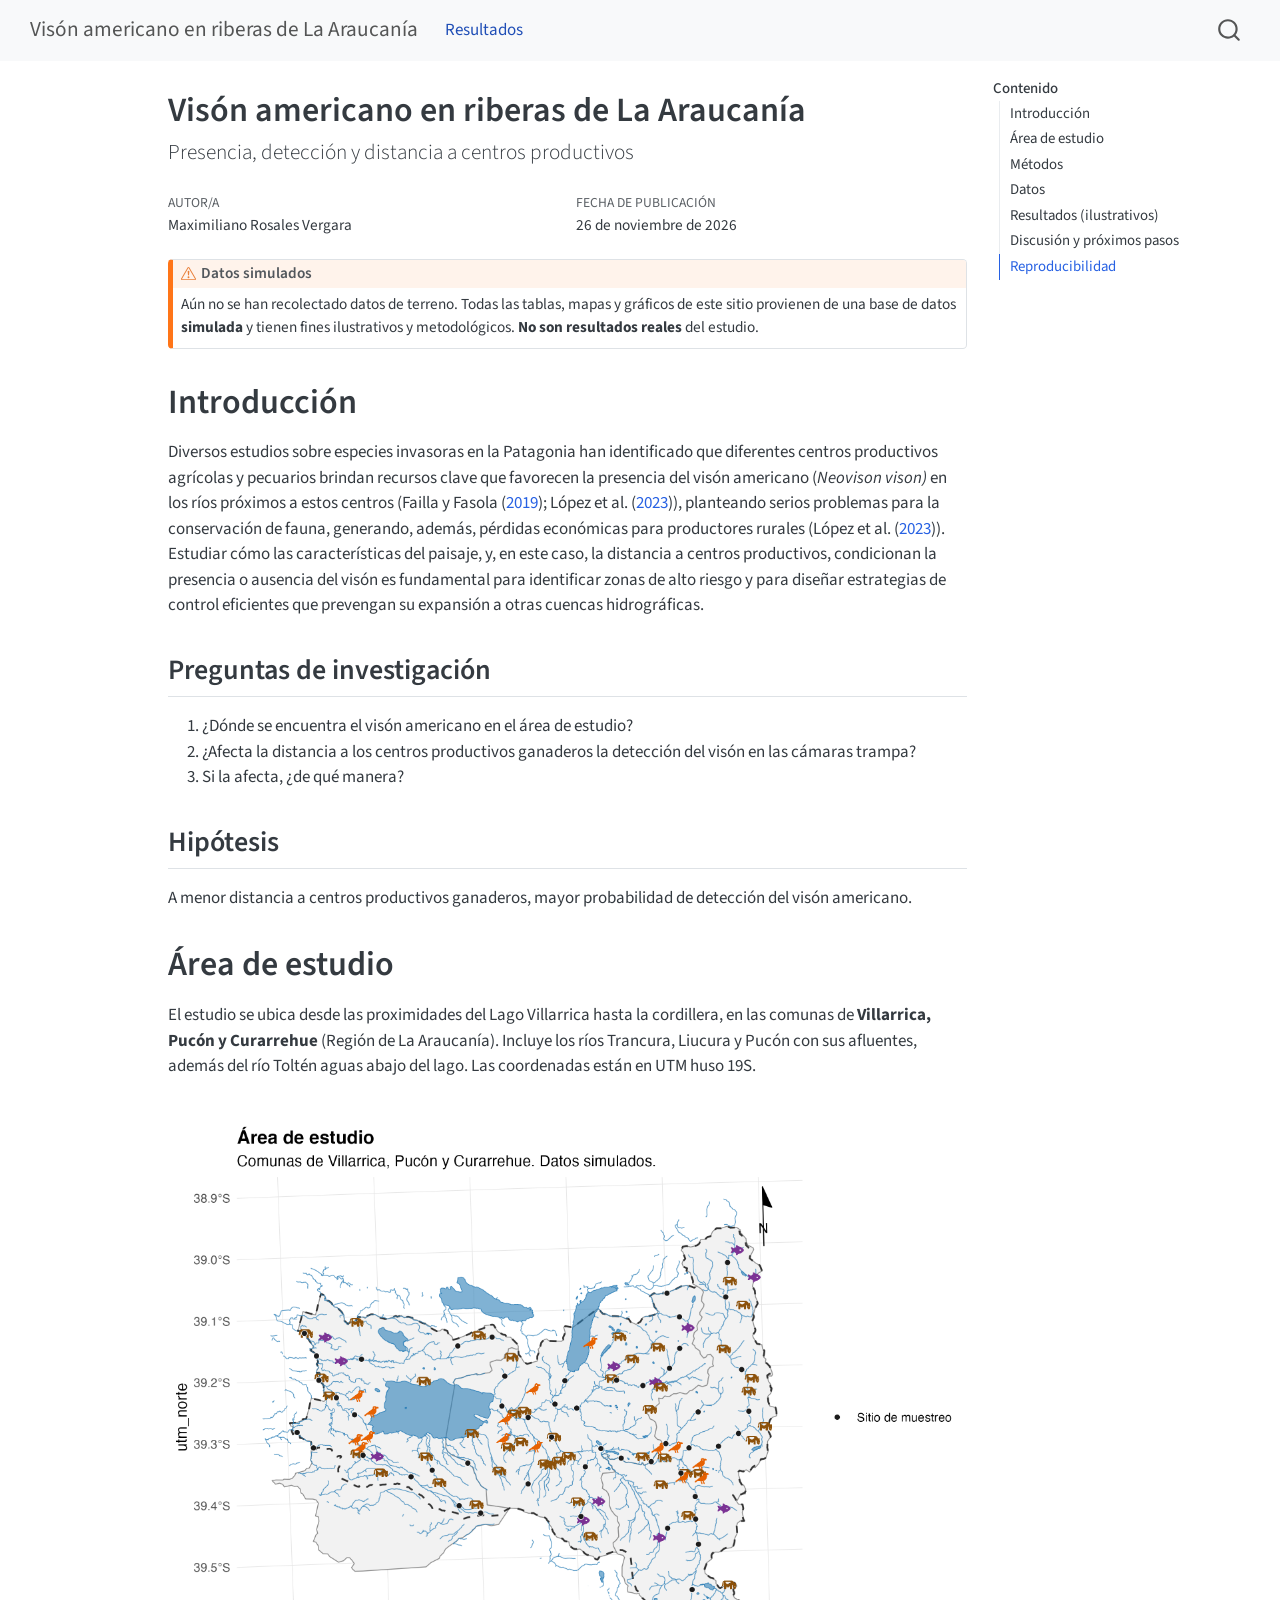
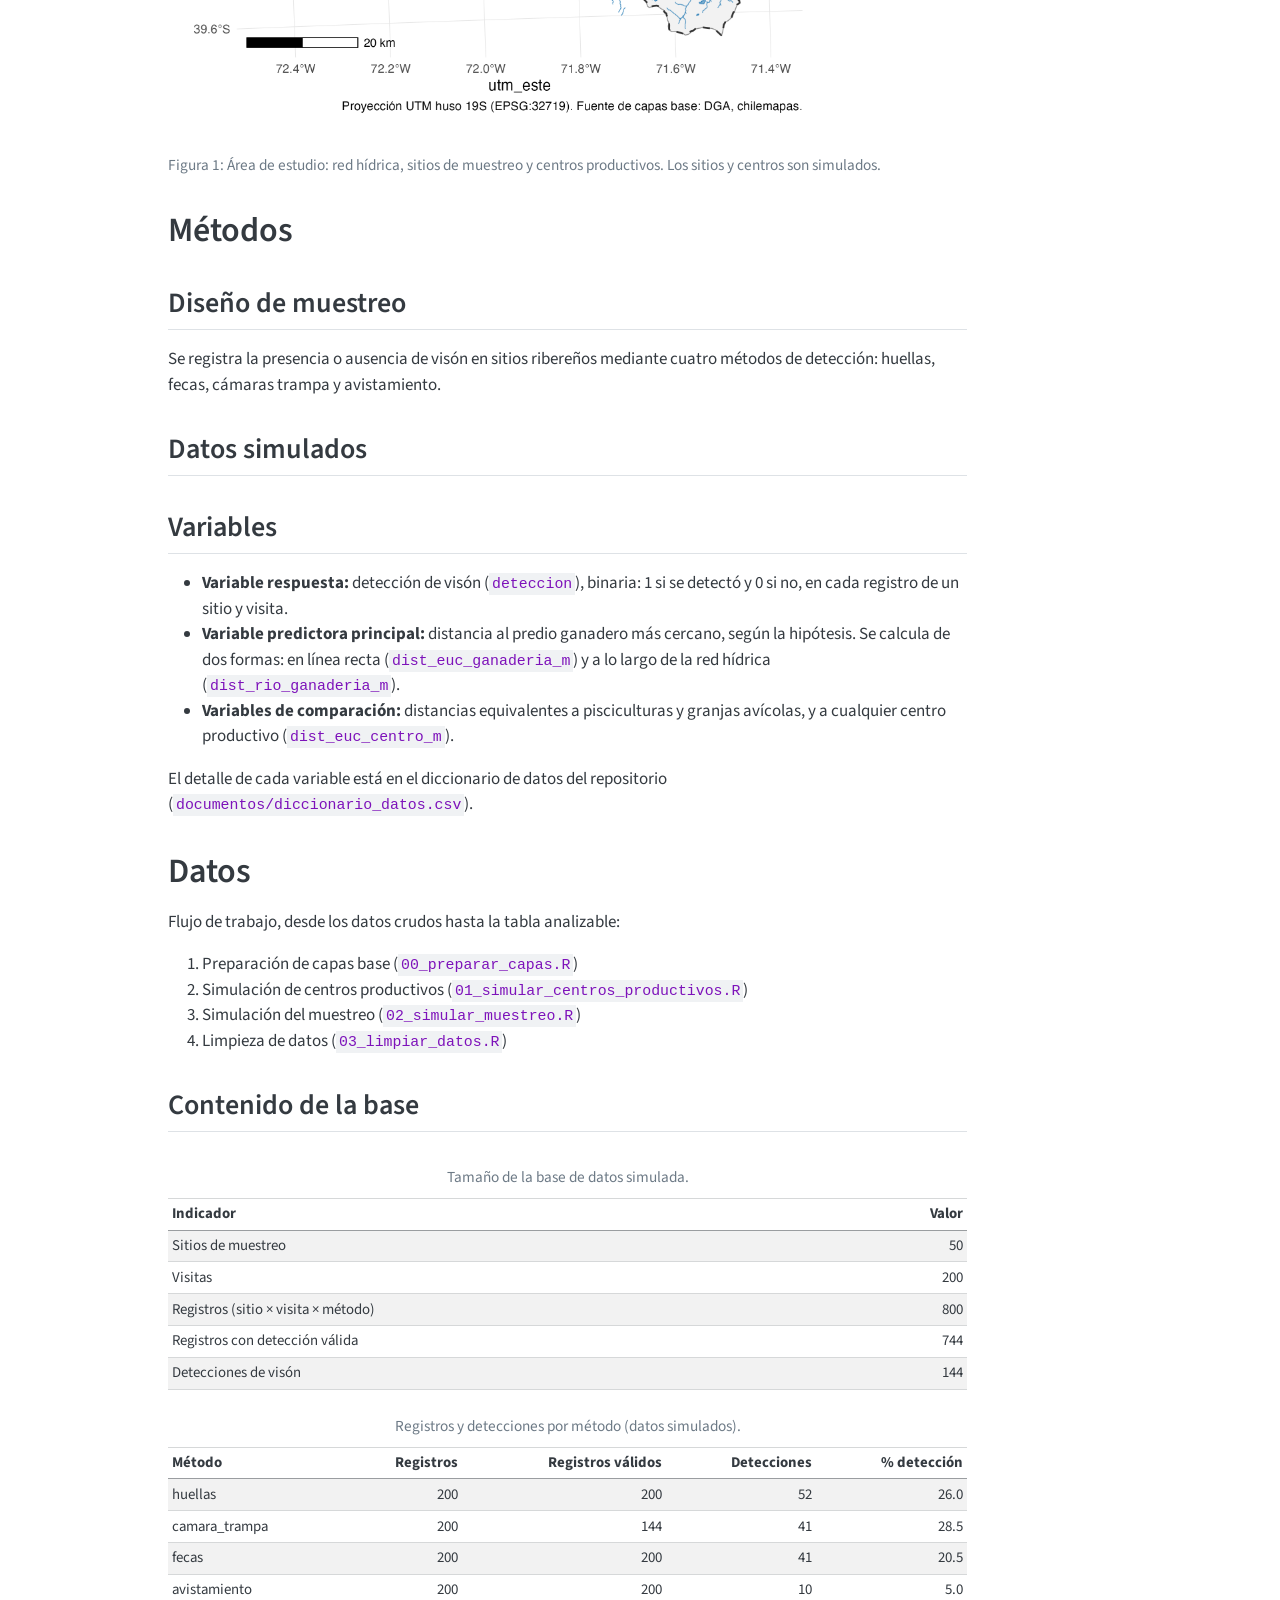
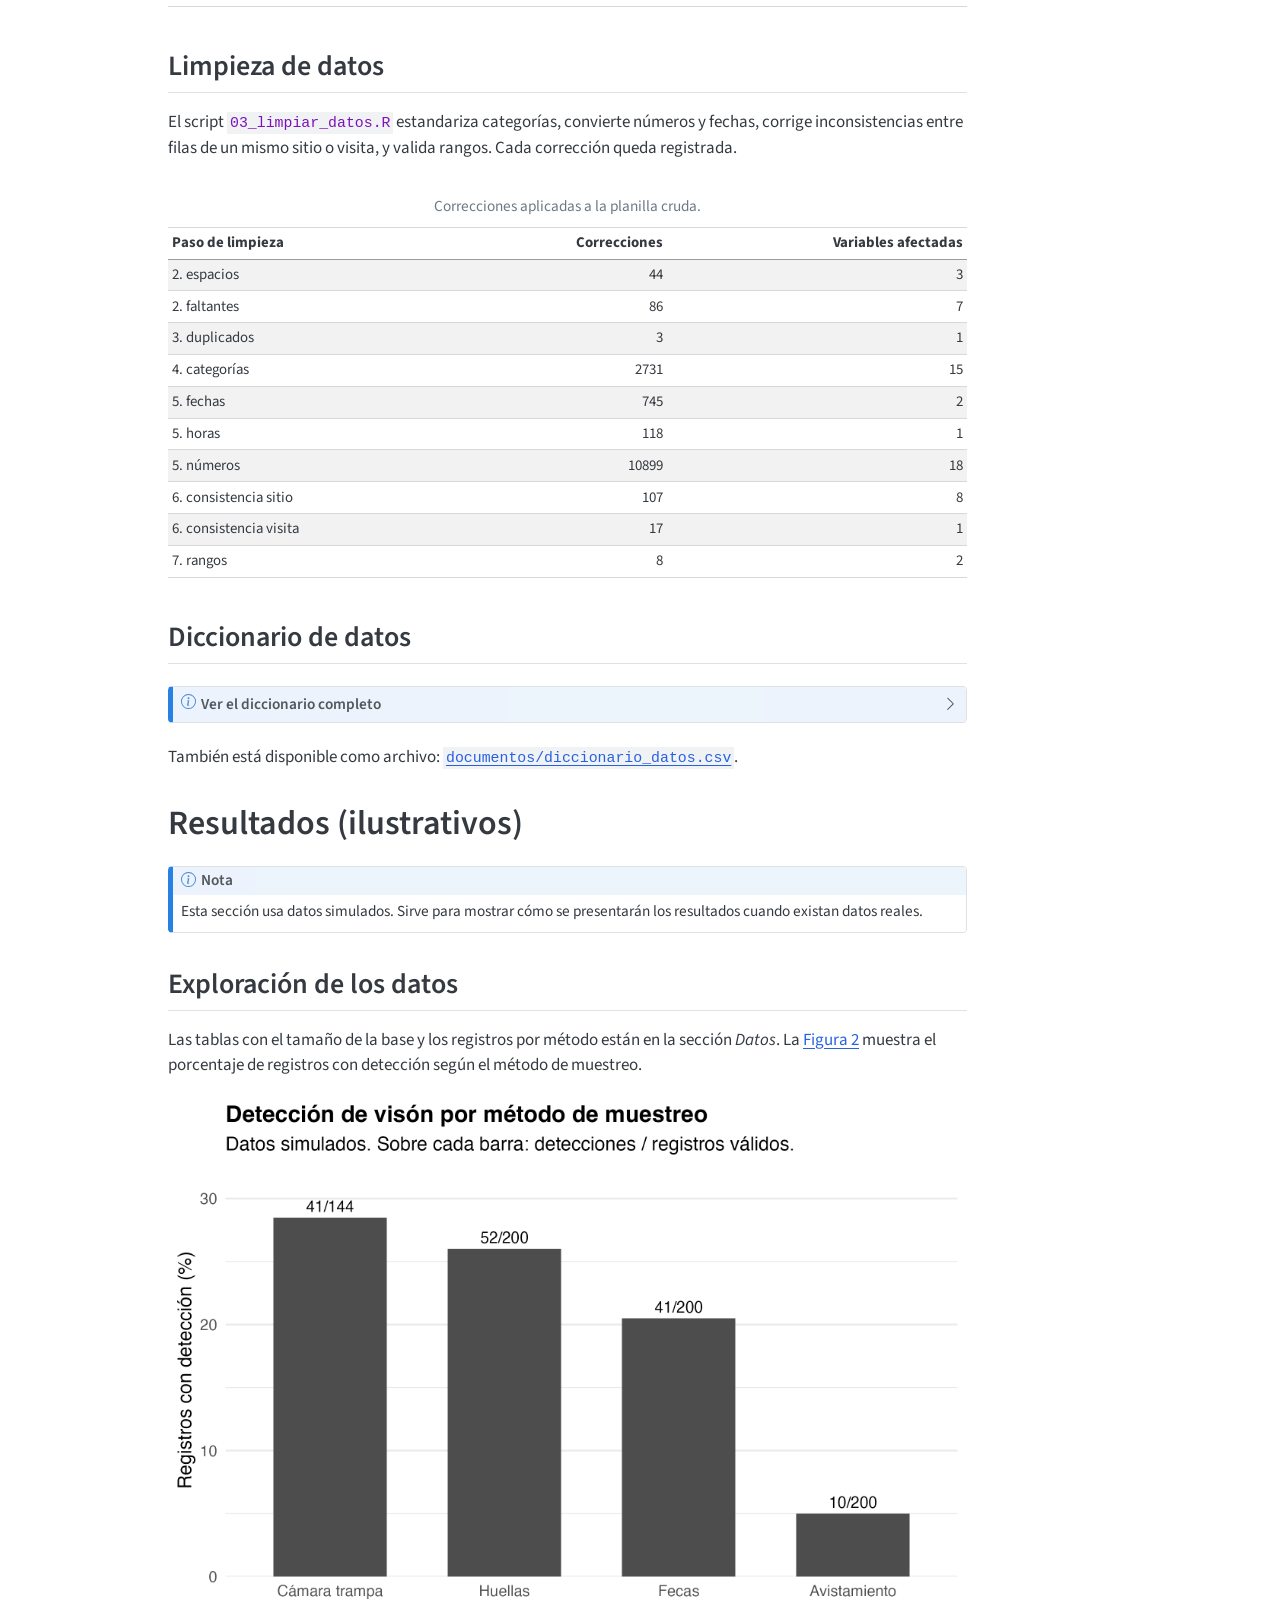
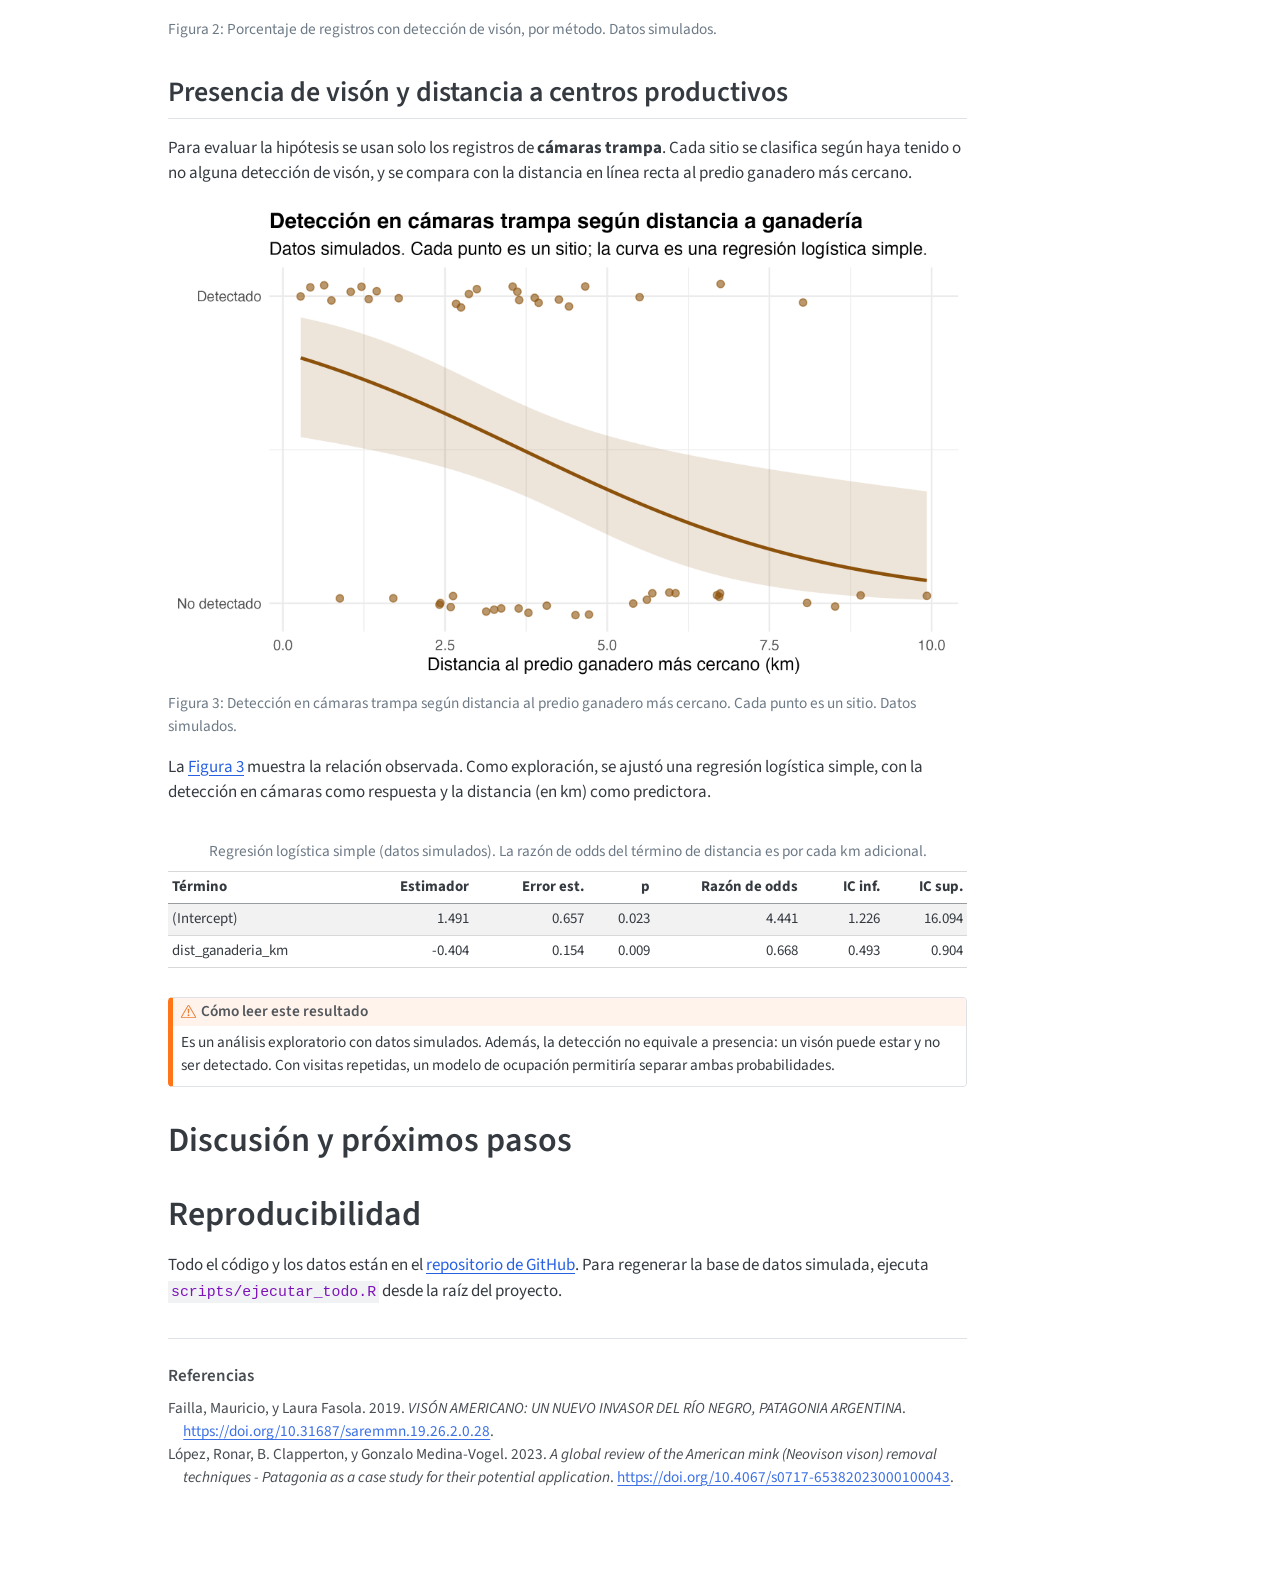
<file: docs/index.html>
<!DOCTYPE html>
<html xmlns="http://www.w3.org/1999/xhtml" lang="es" xml:lang="es"><head>

<meta charset="utf-8">
<meta name="generator" content="quarto-1.9.38">

<meta name="viewport" content="width=device-width, initial-scale=1.0, user-scalable=yes">

<meta name="author" content="Maximiliano Rosales Vergara">

<title>Visón americano en riberas de La Araucanía</title>
<style>
/* Default styles provided by pandoc.
** See https://pandoc.org/MANUAL.html#variables-for-html for config info.
*/
code{white-space: pre-wrap;}
span.smallcaps{font-variant: small-caps;}
div.columns{display: flex; gap: min(4vw, 1.5em);}
div.column{flex: auto; overflow-x: auto;}
div.hanging-indent{margin-left: 1.5em; text-indent: -1.5em;}
ul.task-list{list-style: none;}
ul.task-list li input[type="checkbox"] {
  width: 0.8em;
  margin: 0 0.8em 0.2em -1em; /* quarto-specific, see https://github.com/quarto-dev/quarto-cli/issues/4556 */ 
  vertical-align: middle;
}
/* CSS for citations */
div.csl-bib-body { }
div.csl-entry {
  clear: both;
}
.hanging-indent div.csl-entry {
  margin-left:2em;
  text-indent:-2em;
}
div.csl-left-margin {
  min-width:2em;
  float:left;
}
div.csl-right-inline {
  margin-left:2em;
  padding-left:1em;
}
div.csl-indent {
  margin-left: 2em;
}</style>


<script src="site_libs/quarto-nav/quarto-nav.js"></script>
<script src="site_libs/quarto-nav/headroom.min.js"></script>
<script src="site_libs/clipboard/clipboard.min.js"></script>
<script src="site_libs/quarto-search/autocomplete.umd.js"></script>
<script src="site_libs/quarto-search/fuse.min.js"></script>
<script src="site_libs/quarto-search/quarto-search.js"></script>
<meta name="quarto:offset" content="./">
<script src="site_libs/quarto-html/quarto.js" type="module"></script>
<script src="site_libs/quarto-html/tabsets/tabsets.js" type="module"></script>
<script src="site_libs/quarto-html/popper.min.js"></script>
<script src="site_libs/quarto-html/tippy.umd.min.js"></script>
<script src="site_libs/quarto-html/anchor.min.js"></script>
<link href="site_libs/quarto-html/tippy.css" rel="stylesheet">
<link href="site_libs/quarto-html/quarto-syntax-highlighting-15634bcf2e68342d4ad2dfa704d543f6.css" rel="stylesheet" id="quarto-text-highlighting-styles">
<script src="site_libs/bootstrap/bootstrap.min.js"></script>
<link href="site_libs/bootstrap/bootstrap-icons.css" rel="stylesheet">
<link href="site_libs/bootstrap/bootstrap-158031087360bce0ff56dc785ce39e06.min.css" rel="stylesheet" append-hash="true" id="quarto-bootstrap" data-mode="light">
<script id="quarto-search-options" type="application/json">{
  "location": "navbar",
  "copy-button": false,
  "collapse-after": 3,
  "panel-placement": "end",
  "type": "overlay",
  "limit": 50,
  "keyboard-shortcut": [
    "f",
    "/",
    "s"
  ],
  "show-item-context": false,
  "language": {
    "search-no-results-text": "No se han encontrado resultados",
    "search-matching-documents-text": "documentos encontrados",
    "search-copy-link-title": "Copiar el enlace en la búsqueda",
    "search-hide-matches-text": "Ocultar resultados adicionales",
    "search-more-match-text": "resultado adicional en este documento",
    "search-more-matches-text": "resultados adicionales en este documento",
    "search-clear-button-title": "Borrar",
    "search-text-placeholder": "",
    "search-detached-cancel-button-title": "Cancelar",
    "search-submit-button-title": "Enviar",
    "search-label": "Buscar"
  }
}</script>


<link rel="stylesheet" href="styles.css">
</head>

<body class="nav-fixed quarto-light">

<div id="quarto-search-results"></div>
  <header id="quarto-header" class="headroom fixed-top">
    <nav class="navbar navbar-expand-lg " data-bs-theme="dark">
      <div class="navbar-container container-fluid">
      <div class="navbar-brand-container mx-auto">
    <a class="navbar-brand" href="./index.html">
    <span class="navbar-title">Visón americano en riberas de La Araucanía</span>
    </a>
  </div>
            <div id="quarto-search" class="" title="Buscar"></div>
          <button class="navbar-toggler" type="button" data-bs-toggle="collapse" data-bs-target="#navbarCollapse" aria-controls="navbarCollapse" role="menu" aria-expanded="false" aria-label="Navegación de palanca" onclick="if (window.quartoToggleHeadroom) { window.quartoToggleHeadroom(); }">
  <span class="navbar-toggler-icon"></span>
</button>
          <div class="collapse navbar-collapse" id="navbarCollapse">
            <ul class="navbar-nav navbar-nav-scroll me-auto">
  <li class="nav-item">
    <a class="nav-link active" href="./index.html" aria-current="page"> 
<span class="menu-text">Resultados</span></a>
  </li>  
</ul>
          </div> <!-- /navcollapse -->
            <div class="quarto-navbar-tools">
</div>
      </div> <!-- /container-fluid -->
    </nav>
</header>
<!-- content -->
<div id="quarto-content" class="quarto-container page-columns page-rows-contents page-layout-article page-navbar">
<!-- sidebar -->
<!-- margin-sidebar -->
    <div id="quarto-margin-sidebar" class="sidebar margin-sidebar">
        <nav id="TOC" role="doc-toc" class="toc-active">
    <h2 id="toc-title">Contenido</h2>
   
  <ul class="collapse">
  <li><a href="#introducción" id="toc-introducción" class="nav-link active" data-scroll-target="#introducción">Introducción</a>
  <ul class="collapse">
  <li><a href="#preguntas-de-investigación" id="toc-preguntas-de-investigación" class="nav-link" data-scroll-target="#preguntas-de-investigación">Preguntas de investigación</a></li>
  <li><a href="#hipótesis" id="toc-hipótesis" class="nav-link" data-scroll-target="#hipótesis">Hipótesis</a></li>
  </ul></li>
  <li><a href="#área-de-estudio" id="toc-área-de-estudio" class="nav-link" data-scroll-target="#área-de-estudio">Área de estudio</a></li>
  <li><a href="#métodos" id="toc-métodos" class="nav-link" data-scroll-target="#métodos">Métodos</a>
  <ul class="collapse">
  <li><a href="#diseño-de-muestreo" id="toc-diseño-de-muestreo" class="nav-link" data-scroll-target="#diseño-de-muestreo">Diseño de muestreo</a></li>
  <li><a href="#datos-simulados-1" id="toc-datos-simulados-1" class="nav-link" data-scroll-target="#datos-simulados-1">Datos simulados</a></li>
  <li><a href="#variables" id="toc-variables" class="nav-link" data-scroll-target="#variables">Variables</a></li>
  </ul></li>
  <li><a href="#datos" id="toc-datos" class="nav-link" data-scroll-target="#datos">Datos</a>
  <ul class="collapse">
  <li><a href="#contenido-de-la-base" id="toc-contenido-de-la-base" class="nav-link" data-scroll-target="#contenido-de-la-base">Contenido de la base</a></li>
  <li><a href="#limpieza-de-datos" id="toc-limpieza-de-datos" class="nav-link" data-scroll-target="#limpieza-de-datos">Limpieza de datos</a></li>
  <li><a href="#diccionario-de-datos" id="toc-diccionario-de-datos" class="nav-link" data-scroll-target="#diccionario-de-datos">Diccionario de datos</a></li>
  </ul></li>
  <li><a href="#resultados-ilustrativos" id="toc-resultados-ilustrativos" class="nav-link" data-scroll-target="#resultados-ilustrativos">Resultados (ilustrativos)</a>
  <ul class="collapse">
  <li><a href="#exploración-de-los-datos" id="toc-exploración-de-los-datos" class="nav-link" data-scroll-target="#exploración-de-los-datos">Exploración de los datos</a></li>
  <li><a href="#presencia-de-visón-y-distancia-a-centros-productivos" id="toc-presencia-de-visón-y-distancia-a-centros-productivos" class="nav-link" data-scroll-target="#presencia-de-visón-y-distancia-a-centros-productivos">Presencia de visón y distancia a centros productivos</a></li>
  </ul></li>
  <li><a href="#discusión-y-próximos-pasos" id="toc-discusión-y-próximos-pasos" class="nav-link" data-scroll-target="#discusión-y-próximos-pasos">Discusión y próximos pasos</a></li>
  <li><a href="#reproducibilidad" id="toc-reproducibilidad" class="nav-link" data-scroll-target="#reproducibilidad">Reproducibilidad</a></li>
  </ul>
</nav>
    </div>
<!-- main -->
<main class="content" id="quarto-document-content">

<header id="title-block-header" class="quarto-title-block default">
<div class="quarto-title">
<h1 class="title">Visón americano en riberas de La Araucanía</h1>
<p class="subtitle lead">Presencia, detección y distancia a centros productivos</p>
</div>



<div class="quarto-title-meta">

    <div>
    <div class="quarto-title-meta-heading">Autor/a</div>
    <div class="quarto-title-meta-contents">
             <p>Maximiliano Rosales Vergara </p>
          </div>
  </div>
    
    <div>
    <div class="quarto-title-meta-heading">Fecha de publicación</div>
    <div class="quarto-title-meta-contents">
      <p class="date">26 de noviembre de 2026</p>
    </div>
  </div>
  
    
  </div>
  


</header>


<div class="callout callout-style-default callout-warning callout-titled">
<div class="callout-header d-flex align-content-center">
<div class="callout-icon-container">
<i class="callout-icon"></i>
</div>
<div class="callout-title-container flex-fill">
<span class="screen-reader-only">Advertencia</span>Datos simulados
</div>
</div>
<div class="callout-body-container callout-body">
<p>Aún no se han recolectado datos de terreno. Todas las tablas, mapas y gráficos de este sitio provienen de una base de datos <strong>simulada</strong> y tienen fines ilustrativos y metodológicos. <strong>No son resultados reales</strong> del estudio.</p>
</div>
</div>
<section id="introducción" class="level1">
<h1>Introducción</h1>
<p>Diversos estudios sobre especies invasoras en la Patagonia han identificado que diferentes centros productivos agrícolas y pecuarios brindan recursos clave que favorecen la presencia del visón americano (<em>Neovison vison)</em> en los ríos próximos a estos centros (<span class="citation" data-cites="failla2019">Failla y Fasola (<a href="#ref-failla2019" role="doc-biblioref">2019</a>)</span>; <span class="citation" data-cites="lópez2023">López et&nbsp;al. (<a href="#ref-lópez2023" role="doc-biblioref">2023</a>)</span>), planteando serios problemas para la conservación de fauna, generando, además, pérdidas económicas para productores rurales (<span class="citation" data-cites="lópez2023">López et&nbsp;al. (<a href="#ref-lópez2023" role="doc-biblioref">2023</a>)</span>). Estudiar cómo las características del paisaje, y, en este caso, la distancia a centros productivos, condicionan la presencia o ausencia del visón es fundamental para identificar zonas de alto riesgo y para diseñar estrategias de control eficientes que prevengan su expansión a otras cuencas hidrográficas.&nbsp;</p>
<section id="preguntas-de-investigación" class="level2">
<h2 class="anchored" data-anchor-id="preguntas-de-investigación">Preguntas de investigación</h2>
<ol type="1">
<li>¿Dónde se encuentra el visón americano en el área de estudio?</li>
<li>¿Afecta la distancia a los centros productivos ganaderos la detección del visón en las cámaras trampa?</li>
<li>Si la afecta, ¿de qué manera?</li>
</ol>
</section>
<section id="hipótesis" class="level2">
<h2 class="anchored" data-anchor-id="hipótesis">Hipótesis</h2>
<p>A menor distancia a centros productivos ganaderos, mayor probabilidad de detección del visón americano.</p>
</section>
</section>
<section id="área-de-estudio" class="level1">
<h1>Área de estudio</h1>
<p>El estudio se ubica desde las proximidades del Lago Villarrica hasta la cordillera, en las comunas de <strong>Villarrica, Pucón y Curarrehue</strong> (Región de La Araucanía). Incluye los ríos Trancura, Liucura y Pucón con sus afluentes, además del río Toltén aguas abajo del lago. Las coordenadas están en UTM huso 19S.</p>
<div id="fig-area" class="quarto-float quarto-figure quarto-figure-center anchored" alt="Mapa del área de estudio con comunas, ríos, lagos, sitios de muestreo y centros productivos simulados">
<figure class="quarto-float quarto-float-fig figure">
<div aria-describedby="fig-area-caption-0ceaefa1-69ba-4598-a22c-09a6ac19f8ca">
<img src="figures/mapa_area_estudio.png" class="img-fluid figure-img" alt="Mapa del área de estudio con comunas, ríos, lagos, sitios de muestreo y centros productivos simulados">
</div>
<figcaption class="quarto-float-caption-bottom quarto-float-caption quarto-float-fig" id="fig-area-caption-0ceaefa1-69ba-4598-a22c-09a6ac19f8ca">
Figura&nbsp;1: Área de estudio: red hídrica, sitios de muestreo y centros productivos. Los sitios y centros son simulados.
</figcaption>
</figure>
</div>
</section>
<section id="métodos" class="level1">
<h1>Métodos</h1>
<section id="diseño-de-muestreo" class="level2">
<h2 class="anchored" data-anchor-id="diseño-de-muestreo">Diseño de muestreo</h2>
<p>Se registra la presencia o ausencia de visón en sitios ribereños mediante cuatro métodos de detección: huellas, fecas, cámaras trampa y avistamiento.</p>
<!-- TODO: número de sitios, criterio de selección, esfuerzo de muestreo, visitas repetidas. -->
</section>
<section id="datos-simulados-1" class="level2">
<h2 class="anchored" data-anchor-id="datos-simulados-1">Datos simulados</h2>
<!-- TODO: explicar qué parámetros se simularon (ver data/simulacion/parametros_simulacion.csv) y por qué. -->
</section>
<section id="variables" class="level2">
<h2 class="anchored" data-anchor-id="variables">Variables</h2>
<ul>
<li><strong>Variable respuesta:</strong> detección de visón (<code>deteccion</code>), binaria: 1 si se detectó y 0 si no, en cada registro de un sitio y visita.</li>
<li><strong>Variable predictora principal:</strong> distancia al predio ganadero más cercano, según la hipótesis. Se calcula de dos formas: en línea recta (<code>dist_euc_ganaderia_m</code>) y a lo largo de la red hídrica (<code>dist_rio_ganaderia_m</code>).</li>
<li><strong>Variables de comparación:</strong> distancias equivalentes a pisciculturas y granjas avícolas, y a cualquier centro productivo (<code>dist_euc_centro_m</code>).</li>
</ul>
<p>El detalle de cada variable está en el diccionario de datos del repositorio (<code>documentos/diccionario_datos.csv</code>).</p>
</section>
</section>
<section id="datos" class="level1">
<h1>Datos</h1>
<p>Flujo de trabajo, desde los datos crudos hasta la tabla analizable:</p>
<ol type="1">
<li>Preparación de capas base (<code>00_preparar_capas.R</code>)</li>
<li>Simulación de centros productivos (<code>01_simular_centros_productivos.R</code>)</li>
<li>Simulación del muestreo (<code>02_simular_muestreo.R</code>)</li>
<li>Limpieza de datos (<code>03_limpiar_datos.R</code>)</li>
</ol>
<section id="contenido-de-la-base" class="level2">
<h2 class="anchored" data-anchor-id="contenido-de-la-base">Contenido de la base</h2>
<div class="cell">
<div class="cell-output-display">
<table class="caption-top table table-sm table-striped small">
<caption>Tamaño de la base de datos simulada.</caption>
<thead>
<tr class="header">
<th style="text-align: left;">Indicador</th>
<th style="text-align: right;">Valor</th>
</tr>
</thead>
<tbody>
<tr class="odd">
<td style="text-align: left;">Sitios de muestreo</td>
<td style="text-align: right;">50</td>
</tr>
<tr class="even">
<td style="text-align: left;">Visitas</td>
<td style="text-align: right;">200</td>
</tr>
<tr class="odd">
<td style="text-align: left;">Registros (sitio × visita × método)</td>
<td style="text-align: right;">800</td>
</tr>
<tr class="even">
<td style="text-align: left;">Registros con detección válida</td>
<td style="text-align: right;">744</td>
</tr>
<tr class="odd">
<td style="text-align: left;">Detecciones de visón</td>
<td style="text-align: right;">144</td>
</tr>
</tbody>
</table>
</div>
</div>
<div class="cell">
<div class="cell-output-display">
<table class="caption-top table table-sm table-striped small">
<caption>Registros y detecciones por método (datos simulados).</caption>
<thead>
<tr class="header">
<th style="text-align: left;">Método</th>
<th style="text-align: right;">Registros</th>
<th style="text-align: right;">Registros válidos</th>
<th style="text-align: right;">Detecciones</th>
<th style="text-align: right;">% detección</th>
</tr>
</thead>
<tbody>
<tr class="odd">
<td style="text-align: left;">huellas</td>
<td style="text-align: right;">200</td>
<td style="text-align: right;">200</td>
<td style="text-align: right;">52</td>
<td style="text-align: right;">26.0</td>
</tr>
<tr class="even">
<td style="text-align: left;">camara_trampa</td>
<td style="text-align: right;">200</td>
<td style="text-align: right;">144</td>
<td style="text-align: right;">41</td>
<td style="text-align: right;">28.5</td>
</tr>
<tr class="odd">
<td style="text-align: left;">fecas</td>
<td style="text-align: right;">200</td>
<td style="text-align: right;">200</td>
<td style="text-align: right;">41</td>
<td style="text-align: right;">20.5</td>
</tr>
<tr class="even">
<td style="text-align: left;">avistamiento</td>
<td style="text-align: right;">200</td>
<td style="text-align: right;">200</td>
<td style="text-align: right;">10</td>
<td style="text-align: right;">5.0</td>
</tr>
</tbody>
</table>
</div>
</div>
</section>
<section id="limpieza-de-datos" class="level2">
<h2 class="anchored" data-anchor-id="limpieza-de-datos">Limpieza de datos</h2>
<p>El script <code>03_limpiar_datos.R</code> estandariza categorías, convierte números y fechas, corrige inconsistencias entre filas de un mismo sitio o visita, y valida rangos. Cada corrección queda registrada.</p>
<div class="cell">
<div class="cell-output-display">
<table class="caption-top table table-sm table-striped small">
<caption>Correcciones aplicadas a la planilla cruda.</caption>
<thead>
<tr class="header">
<th style="text-align: left;">Paso de limpieza</th>
<th style="text-align: right;">Correcciones</th>
<th style="text-align: right;">Variables afectadas</th>
</tr>
</thead>
<tbody>
<tr class="odd">
<td style="text-align: left;">2. espacios</td>
<td style="text-align: right;">44</td>
<td style="text-align: right;">3</td>
</tr>
<tr class="even">
<td style="text-align: left;">2. faltantes</td>
<td style="text-align: right;">86</td>
<td style="text-align: right;">7</td>
</tr>
<tr class="odd">
<td style="text-align: left;">3. duplicados</td>
<td style="text-align: right;">3</td>
<td style="text-align: right;">1</td>
</tr>
<tr class="even">
<td style="text-align: left;">4. categorías</td>
<td style="text-align: right;">2731</td>
<td style="text-align: right;">15</td>
</tr>
<tr class="odd">
<td style="text-align: left;">5. fechas</td>
<td style="text-align: right;">745</td>
<td style="text-align: right;">2</td>
</tr>
<tr class="even">
<td style="text-align: left;">5. horas</td>
<td style="text-align: right;">118</td>
<td style="text-align: right;">1</td>
</tr>
<tr class="odd">
<td style="text-align: left;">5. números</td>
<td style="text-align: right;">10899</td>
<td style="text-align: right;">18</td>
</tr>
<tr class="even">
<td style="text-align: left;">6. consistencia sitio</td>
<td style="text-align: right;">107</td>
<td style="text-align: right;">8</td>
</tr>
<tr class="odd">
<td style="text-align: left;">6. consistencia visita</td>
<td style="text-align: right;">17</td>
<td style="text-align: right;">1</td>
</tr>
<tr class="even">
<td style="text-align: left;">7. rangos</td>
<td style="text-align: right;">8</td>
<td style="text-align: right;">2</td>
</tr>
</tbody>
</table>
</div>
</div>
</section>
<section id="diccionario-de-datos" class="level2">
<h2 class="anchored" data-anchor-id="diccionario-de-datos">Diccionario de datos</h2>
<div class="callout callout-style-default callout-note callout-titled">
<div class="callout-header d-flex align-content-center collapsed" data-bs-toggle="collapse" data-bs-target=".callout-2-contents" aria-controls="callout-2" aria-expanded="false" aria-label="Toggle callout">
<div class="callout-icon-container">
<i class="callout-icon"></i>
</div>
<div class="callout-title-container flex-fill">
<span class="screen-reader-only">Nota</span>Ver el diccionario completo
</div>
<div class="callout-btn-toggle d-inline-block border-0 py-1 ps-1 pe-0 float-end"><i class="callout-toggle"></i></div>
</div>
<div id="callout-2" class="callout-2-contents callout-collapse collapse">
<div class="callout-body-container callout-body">
<div class="cell">
<div class="cell-output-display">
<table class="caption-top table table-sm table-striped small">
<colgroup>
<col style="width: 12%">
<col style="width: 14%">
<col style="width: 57%">
<col style="width: 7%">
<col style="width: 4%">
<col style="width: 3%">
</colgroup>
<thead>
<tr class="header">
<th style="text-align: left;">Variable</th>
<th style="text-align: left;">Categoría</th>
<th style="text-align: left;">Descripción</th>
<th style="text-align: left;">Tipo</th>
<th style="text-align: left;">Unidad</th>
<th style="text-align: left;">Nivel</th>
</tr>
</thead>
<tbody>
<tr class="odd">
<td style="text-align: left;">id_registro</td>
<td style="text-align: left;">1. Identificación y diseño</td>
<td style="text-align: left;">Identificador único de la fila (sitio × visita × método)</td>
<td style="text-align: left;">entero</td>
<td style="text-align: left;">NA</td>
<td style="text-align: left;">registro</td>
</tr>
<tr class="even">
<td style="text-align: left;">id_sitio</td>
<td style="text-align: left;">1. Identificación y diseño</td>
<td style="text-align: left;">Identificador del sitio de muestreo</td>
<td style="text-align: left;">texto</td>
<td style="text-align: left;">NA</td>
<td style="text-align: left;">sitio</td>
</tr>
<tr class="odd">
<td style="text-align: left;">id_transecto</td>
<td style="text-align: left;">1. Identificación y diseño</td>
<td style="text-align: left;">Identificador del transecto de 3 km de ribera asociado al sitio</td>
<td style="text-align: left;">texto</td>
<td style="text-align: left;">NA</td>
<td style="text-align: left;">sitio</td>
</tr>
<tr class="even">
<td style="text-align: left;">id_visita</td>
<td style="text-align: left;">1. Identificación y diseño</td>
<td style="text-align: left;">Identificador de la visita (sitio-visita)</td>
<td style="text-align: left;">texto</td>
<td style="text-align: left;">NA</td>
<td style="text-align: left;">visita</td>
</tr>
<tr class="odd">
<td style="text-align: left;">n_visita</td>
<td style="text-align: left;">1. Identificación y diseño</td>
<td style="text-align: left;">Número de visita dentro de la temporada</td>
<td style="text-align: left;">entero</td>
<td style="text-align: left;">NA</td>
<td style="text-align: left;">visita</td>
</tr>
<tr class="even">
<td style="text-align: left;">id_camara</td>
<td style="text-align: left;">1. Identificación y diseño</td>
<td style="text-align: left;">Identificador de la cámara trampa del sitio (solo filas con método camara_trampa)</td>
<td style="text-align: left;">texto</td>
<td style="text-align: left;">NA</td>
<td style="text-align: left;">registro</td>
</tr>
<tr class="odd">
<td style="text-align: left;">utm_este</td>
<td style="text-align: left;">1. Identificación y diseño</td>
<td style="text-align: left;">Coordenada Este de la cámara trampa / centro del sitio, en la ribera</td>
<td style="text-align: left;">numérico</td>
<td style="text-align: left;">m</td>
<td style="text-align: left;">sitio</td>
</tr>
<tr class="even">
<td style="text-align: left;">utm_norte</td>
<td style="text-align: left;">1. Identificación y diseño</td>
<td style="text-align: left;">Coordenada Norte de la cámara trampa / centro del sitio, en la ribera</td>
<td style="text-align: left;">numérico</td>
<td style="text-align: left;">m</td>
<td style="text-align: left;">sitio</td>
</tr>
<tr class="odd">
<td style="text-align: left;">utm_este_ini_transecto</td>
<td style="text-align: left;">1. Identificación y diseño</td>
<td style="text-align: left;">Coordenada Este del extremo inicial del transecto (sobre el eje del cauce)</td>
<td style="text-align: left;">numérico</td>
<td style="text-align: left;">m</td>
<td style="text-align: left;">sitio</td>
</tr>
<tr class="even">
<td style="text-align: left;">utm_norte_ini_transecto</td>
<td style="text-align: left;">1. Identificación y diseño</td>
<td style="text-align: left;">Coordenada Norte del extremo inicial del transecto</td>
<td style="text-align: left;">numérico</td>
<td style="text-align: left;">m</td>
<td style="text-align: left;">sitio</td>
</tr>
<tr class="odd">
<td style="text-align: left;">utm_este_fin_transecto</td>
<td style="text-align: left;">1. Identificación y diseño</td>
<td style="text-align: left;">Coordenada Este del extremo final del transecto</td>
<td style="text-align: left;">numérico</td>
<td style="text-align: left;">m</td>
<td style="text-align: left;">sitio</td>
</tr>
<tr class="even">
<td style="text-align: left;">utm_norte_fin_transecto</td>
<td style="text-align: left;">1. Identificación y diseño</td>
<td style="text-align: left;">Coordenada Norte del extremo final del transecto</td>
<td style="text-align: left;">numérico</td>
<td style="text-align: left;">m</td>
<td style="text-align: left;">sitio</td>
</tr>
<tr class="odd">
<td style="text-align: left;">rio</td>
<td style="text-align: left;">1. Identificación y diseño</td>
<td style="text-align: left;">Nombre del cauce donde se ubica el sitio (según red hídrica DGA)</td>
<td style="text-align: left;">texto</td>
<td style="text-align: left;">NA</td>
<td style="text-align: left;">sitio</td>
</tr>
<tr class="even">
<td style="text-align: left;">cod_cuenca</td>
<td style="text-align: left;">1. Identificación y diseño</td>
<td style="text-align: left;">Código DGA de la cuenca</td>
<td style="text-align: left;">texto</td>
<td style="text-align: left;">NA</td>
<td style="text-align: left;">sitio</td>
</tr>
<tr class="odd">
<td style="text-align: left;">nom_cuenca</td>
<td style="text-align: left;">1. Identificación y diseño</td>
<td style="text-align: left;">Nombre de la cuenca</td>
<td style="text-align: left;">texto</td>
<td style="text-align: left;">NA</td>
<td style="text-align: left;">sitio</td>
</tr>
<tr class="even">
<td style="text-align: left;">cod_subcuenca</td>
<td style="text-align: left;">1. Identificación y diseño</td>
<td style="text-align: left;">Código DGA de la subcuenca</td>
<td style="text-align: left;">texto</td>
<td style="text-align: left;">NA</td>
<td style="text-align: left;">sitio</td>
</tr>
<tr class="odd">
<td style="text-align: left;">cod_subsubcuenca</td>
<td style="text-align: left;">1. Identificación y diseño</td>
<td style="text-align: left;">Código DGA de la subsubcuenca</td>
<td style="text-align: left;">texto</td>
<td style="text-align: left;">NA</td>
<td style="text-align: left;">sitio</td>
</tr>
<tr class="even">
<td style="text-align: left;">nom_subsubcuenca</td>
<td style="text-align: left;">1. Identificación y diseño</td>
<td style="text-align: left;">Nombre DGA de la subsubcuenca</td>
<td style="text-align: left;">texto</td>
<td style="text-align: left;">NA</td>
<td style="text-align: left;">sitio</td>
</tr>
<tr class="odd">
<td style="text-align: left;">comuna</td>
<td style="text-align: left;">1. Identificación y diseño</td>
<td style="text-align: left;">Comuna donde se ubica el sitio</td>
<td style="text-align: left;">categórica</td>
<td style="text-align: left;">NA</td>
<td style="text-align: left;">sitio</td>
</tr>
<tr class="even">
<td style="text-align: left;">fecha</td>
<td style="text-align: left;">1. Identificación y diseño</td>
<td style="text-align: left;">Fecha de la visita (en filas de cámara: fecha de revisión de la cámara)</td>
<td style="text-align: left;">fecha</td>
<td style="text-align: left;">AAAA-MM-DD</td>
<td style="text-align: left;">visita</td>
</tr>
<tr class="odd">
<td style="text-align: left;">hora</td>
<td style="text-align: left;">1. Identificación y diseño</td>
<td style="text-align: left;">Hora de inicio de la visita</td>
<td style="text-align: left;">hora</td>
<td style="text-align: left;">HH:MM</td>
<td style="text-align: left;">visita</td>
</tr>
<tr class="even">
<td style="text-align: left;">observador</td>
<td style="text-align: left;">1. Identificación y diseño</td>
<td style="text-align: left;">Código del observador responsable de la visita</td>
<td style="text-align: left;">categórica</td>
<td style="text-align: left;">NA</td>
<td style="text-align: left;">visita</td>
</tr>
<tr class="odd">
<td style="text-align: left;">metodo</td>
<td style="text-align: left;">1. Identificación y diseño</td>
<td style="text-align: left;">Método de detección del registro</td>
<td style="text-align: left;">categórica</td>
<td style="text-align: left;">NA</td>
<td style="text-align: left;">registro</td>
</tr>
<tr class="even">
<td style="text-align: left;">fecha_inicio_camara</td>
<td style="text-align: left;">1. Identificación y diseño</td>
<td style="text-align: left;">Fecha de inicio del periodo de funcionamiento de la cámara que se revisa en esta visita (solo cámara, visitas 2–4)</td>
<td style="text-align: left;">fecha</td>
<td style="text-align: left;">AAAA-MM-DD</td>
<td style="text-align: left;">registro</td>
</tr>
<tr class="odd">
<td style="text-align: left;">deteccion</td>
<td style="text-align: left;">2. Variable respuesta</td>
<td style="text-align: left;">Detección de visón (Neogale vison) con el método y visita del registro; NA en instalación de cámara o falla total</td>
<td style="text-align: left;">binaria</td>
<td style="text-align: left;">NA</td>
<td style="text-align: left;">registro</td>
</tr>
<tr class="even">
<td style="text-align: left;">tipo_evidencia</td>
<td style="text-align: left;">2. Variable respuesta</td>
<td style="text-align: left;">Tipo de evidencia registrada cuando hubo detección</td>
<td style="text-align: left;">categórica</td>
<td style="text-align: left;">NA</td>
<td style="text-align: left;">registro</td>
</tr>
<tr class="odd">
<td style="text-align: left;">confiabilidad</td>
<td style="text-align: left;">2. Variable respuesta</td>
<td style="text-align: left;">Confiabilidad de la identificación de la evidencia (baja: posible confusión con otra especie)</td>
<td style="text-align: left;">categórica ordinal</td>
<td style="text-align: left;">NA</td>
<td style="text-align: left;">registro</td>
</tr>
<tr class="even">
<td style="text-align: left;">n_evidencias</td>
<td style="text-align: left;">2. Variable respuesta</td>
<td style="text-align: left;">Número de evidencias independientes (huellas, fecas, eventos fotográficos, avistamientos)</td>
<td style="text-align: left;">entero</td>
<td style="text-align: left;">NA</td>
<td style="text-align: left;">registro</td>
</tr>
<tr class="odd">
<td style="text-align: left;">longitud_tramo_m</td>
<td style="text-align: left;">2. Variable respuesta</td>
<td style="text-align: left;">Longitud de ribera efectivamente recorrida (métodos de transecto)</td>
<td style="text-align: left;">numérico</td>
<td style="text-align: left;">m</td>
<td style="text-align: left;">registro</td>
</tr>
<tr class="even">
<td style="text-align: left;">horas_busqueda</td>
<td style="text-align: left;">2. Variable respuesta</td>
<td style="text-align: left;">Horas de búsqueda en el transecto (métodos de transecto)</td>
<td style="text-align: left;">numérico</td>
<td style="text-align: left;">h</td>
<td style="text-align: left;">registro</td>
</tr>
<tr class="odd">
<td style="text-align: left;">dias_camara</td>
<td style="text-align: left;">2. Variable respuesta</td>
<td style="text-align: left;">Días efectivos de funcionamiento de la cámara en el periodo (solo cámara)</td>
<td style="text-align: left;">entero</td>
<td style="text-align: left;">días</td>
<td style="text-align: left;">registro</td>
</tr>
<tr class="even">
<td style="text-align: left;">estado_camara</td>
<td style="text-align: left;">2. Variable respuesta</td>
<td style="text-align: left;">Estado de la cámara en la revisión (solo cámara)</td>
<td style="text-align: left;">categórica</td>
<td style="text-align: left;">NA</td>
<td style="text-align: left;">registro</td>
</tr>
<tr class="odd">
<td style="text-align: left;">motivo_falla_camara</td>
<td style="text-align: left;">2. Variable respuesta</td>
<td style="text-align: left;">Motivo de la falla de la cámara, si la hubo</td>
<td style="text-align: left;">texto</td>
<td style="text-align: left;">NA</td>
<td style="text-align: left;">registro</td>
</tr>
<tr class="even">
<td style="text-align: left;">dist_euc_piscicultura_m</td>
<td style="text-align: left;">3. Distancia a centros productivos</td>
<td style="text-align: left;">Distancia euclidiana (línea recta) a la piscicultura más cercana</td>
<td style="text-align: left;">numérico</td>
<td style="text-align: left;">m</td>
<td style="text-align: left;">sitio</td>
</tr>
<tr class="odd">
<td style="text-align: left;">dist_euc_avicola_m</td>
<td style="text-align: left;">3. Distancia a centros productivos</td>
<td style="text-align: left;">Distancia euclidiana a la granja avícola más cercana</td>
<td style="text-align: left;">numérico</td>
<td style="text-align: left;">m</td>
<td style="text-align: left;">sitio</td>
</tr>
<tr class="even">
<td style="text-align: left;">dist_euc_ganaderia_m</td>
<td style="text-align: left;">3. Distancia a centros productivos</td>
<td style="text-align: left;">Distancia euclidiana al predio ganadero más cercano</td>
<td style="text-align: left;">numérico</td>
<td style="text-align: left;">m</td>
<td style="text-align: left;">sitio</td>
</tr>
<tr class="odd">
<td style="text-align: left;">dist_euc_centro_m</td>
<td style="text-align: left;">3. Distancia a centros productivos</td>
<td style="text-align: left;">Distancia euclidiana al centro productivo más cercano de cualquier tipo</td>
<td style="text-align: left;">numérico</td>
<td style="text-align: left;">m</td>
<td style="text-align: left;">sitio</td>
</tr>
<tr class="even">
<td style="text-align: left;">dist_rio_piscicultura_m</td>
<td style="text-align: left;">3. Distancia a centros productivos</td>
<td style="text-align: left;">Distancia a lo largo de la red hídrica hasta el punto del cauce más cercano a la piscicultura más cercana</td>
<td style="text-align: left;">numérico</td>
<td style="text-align: left;">m</td>
<td style="text-align: left;">sitio</td>
</tr>
<tr class="odd">
<td style="text-align: left;">dist_rio_avicola_m</td>
<td style="text-align: left;">3. Distancia a centros productivos</td>
<td style="text-align: left;">Distancia a lo largo de la red hídrica hasta el punto del cauce más cercano a la granja avícola más cercana (no incluye el tramo terrestre)</td>
<td style="text-align: left;">numérico</td>
<td style="text-align: left;">m</td>
<td style="text-align: left;">sitio</td>
</tr>
<tr class="even">
<td style="text-align: left;">dist_rio_ganaderia_m</td>
<td style="text-align: left;">3. Distancia a centros productivos</td>
<td style="text-align: left;">Distancia a lo largo de la red hídrica hasta el punto del cauce más cercano al predio ganadero más cercano (no incluye el tramo terrestre)</td>
<td style="text-align: left;">numérico</td>
<td style="text-align: left;">m</td>
<td style="text-align: left;">sitio</td>
</tr>
<tr class="odd">
<td style="text-align: left;">dist_rio_centro_m</td>
<td style="text-align: left;">3. Distancia a centros productivos</td>
<td style="text-align: left;">Distancia a lo largo de la red hídrica al centro productivo más cercano de cualquier tipo</td>
<td style="text-align: left;">numérico</td>
<td style="text-align: left;">m</td>
<td style="text-align: left;">sitio</td>
</tr>
<tr class="even">
<td style="text-align: left;">tipo_centro_cercano</td>
<td style="text-align: left;">3. Distancia a centros productivos</td>
<td style="text-align: left;">Tipo del centro productivo más cercano (euclidiana)</td>
<td style="text-align: left;">categórica</td>
<td style="text-align: left;">NA</td>
<td style="text-align: left;">sitio</td>
</tr>
<tr class="odd">
<td style="text-align: left;">id_centro_cercano</td>
<td style="text-align: left;">3. Distancia a centros productivos</td>
<td style="text-align: left;">Identificador del centro productivo más cercano (euclidiana); ver data/raw/centros_productivos.csv</td>
<td style="text-align: left;">texto</td>
<td style="text-align: left;">NA</td>
<td style="text-align: left;">sitio</td>
</tr>
<tr class="even">
<td style="text-align: left;">n_centros_500m</td>
<td style="text-align: left;">3. Distancia a centros productivos</td>
<td style="text-align: left;">Número de centros productivos (cualquier tipo) a ≤ 500 m</td>
<td style="text-align: left;">entero</td>
<td style="text-align: left;">NA</td>
<td style="text-align: left;">sitio</td>
</tr>
<tr class="odd">
<td style="text-align: left;">n_centros_1km</td>
<td style="text-align: left;">3. Distancia a centros productivos</td>
<td style="text-align: left;">Número de centros productivos (cualquier tipo) a ≤ 1 km</td>
<td style="text-align: left;">entero</td>
<td style="text-align: left;">NA</td>
<td style="text-align: left;">sitio</td>
</tr>
<tr class="even">
<td style="text-align: left;">n_centros_3km</td>
<td style="text-align: left;">3. Distancia a centros productivos</td>
<td style="text-align: left;">Número de centros productivos (cualquier tipo) a ≤ 3 km</td>
<td style="text-align: left;">entero</td>
<td style="text-align: left;">NA</td>
<td style="text-align: left;">sitio</td>
</tr>
<tr class="odd">
<td style="text-align: left;">dens_centros_3km_km2</td>
<td style="text-align: left;">3. Distancia a centros productivos</td>
<td style="text-align: left;">Densidad de centros productivos en el buffer de 3 km (n / 28,27 km²)</td>
<td style="text-align: left;">numérico</td>
<td style="text-align: left;">centros/km²</td>
<td style="text-align: left;">sitio</td>
</tr>
<tr class="even">
<td style="text-align: left;">n_pisciculturas_3km</td>
<td style="text-align: left;">3. Distancia a centros productivos</td>
<td style="text-align: left;">Número de pisciculturas a ≤ 3 km</td>
<td style="text-align: left;">entero</td>
<td style="text-align: left;">NA</td>
<td style="text-align: left;">sitio</td>
</tr>
<tr class="odd">
<td style="text-align: left;">n_avicolas_3km</td>
<td style="text-align: left;">3. Distancia a centros productivos</td>
<td style="text-align: left;">Número de granjas avícolas a ≤ 3 km</td>
<td style="text-align: left;">entero</td>
<td style="text-align: left;">NA</td>
<td style="text-align: left;">sitio</td>
</tr>
<tr class="even">
<td style="text-align: left;">n_ganaderias_3km</td>
<td style="text-align: left;">3. Distancia a centros productivos</td>
<td style="text-align: left;">Número de predios ganaderos a ≤ 3 km</td>
<td style="text-align: left;">entero</td>
<td style="text-align: left;">NA</td>
<td style="text-align: left;">sitio</td>
</tr>
<tr class="odd">
<td style="text-align: left;">prod_piscicultura_cercana_ton</td>
<td style="text-align: left;">3. Distancia a centros productivos</td>
<td style="text-align: left;">Producción anual de la piscicultura más cercana (euclidiana)</td>
<td style="text-align: left;">numérico</td>
<td style="text-align: left;">t/año</td>
<td style="text-align: left;">sitio</td>
</tr>
<tr class="even">
<td style="text-align: left;">cabezas_ganaderia_cercana</td>
<td style="text-align: left;">3. Distancia a centros productivos</td>
<td style="text-align: left;">Número de cabezas del predio ganadero más cercano (euclidiana)</td>
<td style="text-align: left;">entero</td>
<td style="text-align: left;">cabezas</td>
<td style="text-align: left;">sitio</td>
</tr>
<tr class="odd">
<td style="text-align: left;">aves_avicola_cercana</td>
<td style="text-align: left;">3. Distancia a centros productivos</td>
<td style="text-align: left;">Número de aves de la granja avícola más cercana (euclidiana)</td>
<td style="text-align: left;">entero</td>
<td style="text-align: left;">aves</td>
<td style="text-align: left;">sitio</td>
</tr>
<tr class="even">
<td style="text-align: left;">cob_veg_riberena_pct</td>
<td style="text-align: left;">4. Sitio y ribera</td>
<td style="text-align: left;">Cobertura de vegetación ribereña en la franja de ribera del transecto</td>
<td style="text-align: left;">numérico</td>
<td style="text-align: left;">%</td>
<td style="text-align: left;">sitio</td>
</tr>
<tr class="odd">
<td style="text-align: left;">ancho_franja_riberena_m</td>
<td style="text-align: left;">4. Sitio y ribera</td>
<td style="text-align: left;">Ancho medio de la franja de vegetación ribereña</td>
<td style="text-align: left;">numérico</td>
<td style="text-align: left;">m</td>
<td style="text-align: left;">sitio</td>
</tr>
<tr class="even">
<td style="text-align: left;">densidad_veg</td>
<td style="text-align: left;">4. Sitio y ribera</td>
<td style="text-align: left;">Densidad de la vegetación ribereña (categoría visual)</td>
<td style="text-align: left;">categórica ordinal</td>
<td style="text-align: left;">NA</td>
<td style="text-align: left;">sitio</td>
</tr>
<tr class="odd">
<td style="text-align: left;">cob_dosel_pct</td>
<td style="text-align: left;">4. Sitio y ribera</td>
<td style="text-align: left;">Cobertura de dosel sobre la ribera (densiómetro)</td>
<td style="text-align: left;">numérico</td>
<td style="text-align: left;">%</td>
<td style="text-align: left;">sitio</td>
</tr>
<tr class="even">
<td style="text-align: left;">tipo_ribera</td>
<td style="text-align: left;">4. Sitio y ribera</td>
<td style="text-align: left;">Grado de intervención de la ribera</td>
<td style="text-align: left;">categórica</td>
<td style="text-align: left;">NA</td>
<td style="text-align: left;">sitio</td>
</tr>
<tr class="odd">
<td style="text-align: left;">sustrato_ribera</td>
<td style="text-align: left;">4. Sitio y ribera</td>
<td style="text-align: left;">Sustrato dominante de la ribera</td>
<td style="text-align: left;">categórica</td>
<td style="text-align: left;">NA</td>
<td style="text-align: left;">sitio</td>
</tr>
<tr class="even">
<td style="text-align: left;">pendiente_ribera_grados</td>
<td style="text-align: left;">4. Sitio y ribera</td>
<td style="text-align: left;">Pendiente media de la ribera</td>
<td style="text-align: left;">numérico</td>
<td style="text-align: left;">grados</td>
<td style="text-align: left;">sitio</td>
</tr>
<tr class="odd">
<td style="text-align: left;">refugio_troncos</td>
<td style="text-align: left;">4. Sitio y ribera</td>
<td style="text-align: left;">Presencia de troncos o acumulaciones de madera como refugio</td>
<td style="text-align: left;">binaria</td>
<td style="text-align: left;">NA</td>
<td style="text-align: left;">sitio</td>
</tr>
<tr class="even">
<td style="text-align: left;">refugio_rocas</td>
<td style="text-align: left;">4. Sitio y ribera</td>
<td style="text-align: left;">Presencia de rocas o bolones con cavidades como refugio</td>
<td style="text-align: left;">binaria</td>
<td style="text-align: left;">NA</td>
<td style="text-align: left;">sitio</td>
</tr>
<tr class="odd">
<td style="text-align: left;">refugio_madrigueras</td>
<td style="text-align: left;">4. Sitio y ribera</td>
<td style="text-align: left;">Presencia de madrigueras o cavidades en raíces</td>
<td style="text-align: left;">binaria</td>
<td style="text-align: left;">NA</td>
<td style="text-align: left;">sitio</td>
</tr>
<tr class="even">
<td style="text-align: left;">orden_strahler</td>
<td style="text-align: left;">4. Sitio y ribera</td>
<td style="text-align: left;">Orden de Strahler del cauce</td>
<td style="text-align: left;">entero</td>
<td style="text-align: left;">NA</td>
<td style="text-align: left;">sitio</td>
</tr>
<tr class="odd">
<td style="text-align: left;">ancho_cauce_m</td>
<td style="text-align: left;">4. Sitio y ribera</td>
<td style="text-align: left;">Ancho mojado medio del cauce</td>
<td style="text-align: left;">numérico</td>
<td style="text-align: left;">m</td>
<td style="text-align: left;">sitio</td>
</tr>
<tr class="even">
<td style="text-align: left;">caudal_m3s</td>
<td style="text-align: left;">4. Sitio y ribera</td>
<td style="text-align: left;">Caudal estimado durante la visita</td>
<td style="text-align: left;">numérico</td>
<td style="text-align: left;">m³/s</td>
<td style="text-align: left;">visita</td>
</tr>
<tr class="odd">
<td style="text-align: left;">permanencia_agua</td>
<td style="text-align: left;">4. Sitio y ribera</td>
<td style="text-align: left;">Régimen de permanencia del agua</td>
<td style="text-align: left;">categórica</td>
<td style="text-align: left;">NA</td>
<td style="text-align: left;">sitio</td>
</tr>
<tr class="even">
<td style="text-align: left;">pct_bosque_nativo_1km</td>
<td style="text-align: left;">5. Paisaje (buffer 1 km)</td>
<td style="text-align: left;">Porcentaje de bosque nativo en un buffer de 1 km</td>
<td style="text-align: left;">numérico</td>
<td style="text-align: left;">%</td>
<td style="text-align: left;">sitio</td>
</tr>
<tr class="odd">
<td style="text-align: left;">pct_plantacion_1km</td>
<td style="text-align: left;">5. Paisaje (buffer 1 km)</td>
<td style="text-align: left;">Porcentaje de plantaciones forestales en un buffer de 1 km</td>
<td style="text-align: left;">numérico</td>
<td style="text-align: left;">%</td>
<td style="text-align: left;">sitio</td>
</tr>
<tr class="even">
<td style="text-align: left;">pct_agricola_1km</td>
<td style="text-align: left;">5. Paisaje (buffer 1 km)</td>
<td style="text-align: left;">Porcentaje de uso agrícola y praderas en un buffer de 1 km</td>
<td style="text-align: left;">numérico</td>
<td style="text-align: left;">%</td>
<td style="text-align: left;">sitio</td>
</tr>
<tr class="odd">
<td style="text-align: left;">pct_urbano_1km</td>
<td style="text-align: left;">5. Paisaje (buffer 1 km)</td>
<td style="text-align: left;">Porcentaje de uso urbano / construido en un buffer de 1 km</td>
<td style="text-align: left;">numérico</td>
<td style="text-align: left;">%</td>
<td style="text-align: left;">sitio</td>
</tr>
<tr class="even">
<td style="text-align: left;">pct_otros_1km</td>
<td style="text-align: left;">5. Paisaje (buffer 1 km)</td>
<td style="text-align: left;">Porcentaje de otras coberturas (matorral, agua, suelo desnudo) en un buffer de 1 km</td>
<td style="text-align: left;">numérico</td>
<td style="text-align: left;">%</td>
<td style="text-align: left;">sitio</td>
</tr>
<tr class="odd">
<td style="text-align: left;">dist_poblado_m</td>
<td style="text-align: left;">5. Paisaje (buffer 1 km)</td>
<td style="text-align: left;">Distancia euclidiana al poblado de referencia más cercano</td>
<td style="text-align: left;">numérico</td>
<td style="text-align: left;">m</td>
<td style="text-align: left;">sitio</td>
</tr>
<tr class="even">
<td style="text-align: left;">poblado_cercano</td>
<td style="text-align: left;">5. Paisaje (buffer 1 km)</td>
<td style="text-align: left;">Nombre del poblado de referencia más cercano</td>
<td style="text-align: left;">categórica</td>
<td style="text-align: left;">NA</td>
<td style="text-align: left;">sitio</td>
</tr>
<tr class="odd">
<td style="text-align: left;">dist_camino_m</td>
<td style="text-align: left;">5. Paisaje (buffer 1 km)</td>
<td style="text-align: left;">Distancia al camino más cercano</td>
<td style="text-align: left;">numérico</td>
<td style="text-align: left;">m</td>
<td style="text-align: left;">sitio</td>
</tr>
<tr class="even">
<td style="text-align: left;">dens_caminos_1km</td>
<td style="text-align: left;">5. Paisaje (buffer 1 km)</td>
<td style="text-align: left;">Densidad de caminos en un buffer de 1 km</td>
<td style="text-align: left;">numérico</td>
<td style="text-align: left;">km/km²</td>
<td style="text-align: left;">sitio</td>
</tr>
<tr class="odd">
<td style="text-align: left;">altitud_msnm</td>
<td style="text-align: left;">5. Paisaje (buffer 1 km)</td>
<td style="text-align: left;">Altitud del sitio</td>
<td style="text-align: left;">numérico</td>
<td style="text-align: left;">m s.n.m.</td>
<td style="text-align: left;">sitio</td>
</tr>
<tr class="even">
<td style="text-align: left;">conectividad_riberena</td>
<td style="text-align: left;">5. Paisaje (buffer 1 km)</td>
<td style="text-align: left;">Proporción de ribera con vegetación continua 2 km aguas arriba y abajo (0–1)</td>
<td style="text-align: left;">numérico</td>
<td style="text-align: left;">proporción</td>
<td style="text-align: left;">sitio</td>
</tr>
<tr class="odd">
<td style="text-align: left;">lluvia_48h_mm</td>
<td style="text-align: left;">6. Covariables de detección</td>
<td style="text-align: left;">Precipitación acumulada en las 48 h previas a la visita</td>
<td style="text-align: left;">numérico</td>
<td style="text-align: left;">mm</td>
<td style="text-align: left;">visita</td>
</tr>
<tr class="even">
<td style="text-align: left;">dias_desde_lluvia</td>
<td style="text-align: left;">6. Covariables de detección</td>
<td style="text-align: left;">Días desde la última lluvia ≥ 1 mm</td>
<td style="text-align: left;">entero</td>
<td style="text-align: left;">días</td>
<td style="text-align: left;">visita</td>
</tr>
<tr class="odd">
<td style="text-align: left;">temperatura_c</td>
<td style="text-align: left;">6. Covariables de detección</td>
<td style="text-align: left;">Temperatura del aire al inicio de la visita</td>
<td style="text-align: left;">numérico</td>
<td style="text-align: left;">°C</td>
<td style="text-align: left;">visita</td>
</tr>
<tr class="even">
<td style="text-align: left;">nivel_rio</td>
<td style="text-align: left;">6. Covariables de detección</td>
<td style="text-align: left;">Nivel del río respecto de su nivel típico en la temporada</td>
<td style="text-align: left;">categórica ordinal</td>
<td style="text-align: left;">NA</td>
<td style="text-align: left;">visita</td>
</tr>
<tr class="odd">
<td style="text-align: left;">sustrato_busqueda</td>
<td style="text-align: left;">6. Covariables de detección</td>
<td style="text-align: left;">Sustrato predominante donde se buscaron huellas y fecas (solo métodos huellas y fecas)</td>
<td style="text-align: left;">categórica</td>
<td style="text-align: left;">NA</td>
<td style="text-align: left;">registro</td>
</tr>
<tr class="even">
<td style="text-align: left;">experiencia_obs_anios</td>
<td style="text-align: left;">6. Covariables de detección</td>
<td style="text-align: left;">Años de experiencia del observador en rastreo de mamíferos</td>
<td style="text-align: left;">numérico</td>
<td style="text-align: left;">años</td>
<td style="text-align: left;">visita</td>
</tr>
<tr class="odd">
<td style="text-align: left;">presencia_nutria</td>
<td style="text-align: left;">7. Otras especies y contexto</td>
<td style="text-align: left;">Registro de nutria / huillín (Lontra provocax) con el método y visita del registro</td>
<td style="text-align: left;">binaria</td>
<td style="text-align: left;">NA</td>
<td style="text-align: left;">registro</td>
</tr>
<tr class="even">
<td style="text-align: left;">presencia_zorro</td>
<td style="text-align: left;">7. Otras especies y contexto</td>
<td style="text-align: left;">Registro de zorro (Lycalopex spp.) con el método y visita del registro</td>
<td style="text-align: left;">binaria</td>
<td style="text-align: left;">NA</td>
<td style="text-align: left;">registro</td>
</tr>
<tr class="odd">
<td style="text-align: left;">presencia_perro</td>
<td style="text-align: left;">7. Otras especies y contexto</td>
<td style="text-align: left;">Registro de perros domésticos en la ribera</td>
<td style="text-align: left;">binaria</td>
<td style="text-align: left;">NA</td>
<td style="text-align: left;">registro</td>
</tr>
<tr class="even">
<td style="text-align: left;">presencia_ganado_ribera</td>
<td style="text-align: left;">7. Otras especies y contexto</td>
<td style="text-align: left;">Registro de ganado (o sus signos) en la ribera</td>
<td style="text-align: left;">binaria</td>
<td style="text-align: left;">NA</td>
<td style="text-align: left;">registro</td>
</tr>
</tbody>
</table>
</div>
</div>
</div>
</div>
</div>
<p>También está disponible como archivo: <a href="https://github.com/MaximilianoRosales/analisis_vison_tesis/blob/main/documentos/diccionario_datos.csv"><code>documentos/diccionario_datos.csv</code></a>.</p>
</section>
</section>
<section id="resultados-ilustrativos" class="level1">
<h1>Resultados (ilustrativos)</h1>
<div class="callout callout-style-default callout-note callout-titled">
<div class="callout-header d-flex align-content-center">
<div class="callout-icon-container">
<i class="callout-icon"></i>
</div>
<div class="callout-title-container flex-fill">
Nota
</div>
</div>
<div class="callout-body-container callout-body">
<p>Esta sección usa datos simulados. Sirve para mostrar cómo se presentarán los resultados cuando existan datos reales.</p>
</div>
</div>
<section id="exploración-de-los-datos" class="level2">
<h2 class="anchored" data-anchor-id="exploración-de-los-datos">Exploración de los datos</h2>
<p>Las tablas con el tamaño de la base y los registros por método están en la sección <em>Datos</em>. La <a href="#fig-metodos" class="quarto-xref">Figura&nbsp;2</a> muestra el porcentaje de registros con detección según el método de muestreo.</p>
<div id="fig-metodos" class="quarto-float quarto-figure quarto-figure-center anchored" alt="Gráfico de barras con el porcentaje de detección de visón por método: cámara trampa, huellas, fecas y avistamiento">
<figure class="quarto-float quarto-float-fig figure">
<div aria-describedby="fig-metodos-caption-0ceaefa1-69ba-4598-a22c-09a6ac19f8ca">
<img src="figures/detecciones_metodo.png" class="img-fluid figure-img" alt="Gráfico de barras con el porcentaje de detección de visón por método: cámara trampa, huellas, fecas y avistamiento">
</div>
<figcaption class="quarto-float-caption-bottom quarto-float-caption quarto-float-fig" id="fig-metodos-caption-0ceaefa1-69ba-4598-a22c-09a6ac19f8ca">
Figura&nbsp;2: Porcentaje de registros con detección de visón, por método. Datos simulados.
</figcaption>
</figure>
</div>
<!-- TODO: interpretar la figura cuando la hayas revisado (qué método detecta más, y por qué podría ser en la simulación). -->
</section>
<section id="presencia-de-visón-y-distancia-a-centros-productivos" class="level2">
<h2 class="anchored" data-anchor-id="presencia-de-visón-y-distancia-a-centros-productivos">Presencia de visón y distancia a centros productivos</h2>
<p>Para evaluar la hipótesis se usan solo los registros de <strong>cámaras trampa</strong>. Cada sitio se clasifica según haya tenido o no alguna detección de visón, y se compara con la distancia en línea recta al predio ganadero más cercano.</p>
<div id="fig-distancia" class="quarto-float quarto-figure quarto-figure-center anchored" alt="Gráfico de puntos con la detección en cámaras trampa (sí o no) frente a la distancia a ganadería en kilómetros, con una curva de regresión logística">
<figure class="quarto-float quarto-float-fig figure">
<div aria-describedby="fig-distancia-caption-0ceaefa1-69ba-4598-a22c-09a6ac19f8ca">
<img src="figures/deteccion_distancia_ganaderia.png" class="img-fluid figure-img" alt="Gráfico de puntos con la detección en cámaras trampa (sí o no) frente a la distancia a ganadería en kilómetros, con una curva de regresión logística">
</div>
<figcaption class="quarto-float-caption-bottom quarto-float-caption quarto-float-fig" id="fig-distancia-caption-0ceaefa1-69ba-4598-a22c-09a6ac19f8ca">
Figura&nbsp;3: Detección en cámaras trampa según distancia al predio ganadero más cercano. Cada punto es un sitio. Datos simulados.
</figcaption>
</figure>
</div>
<p>La <a href="#fig-distancia" class="quarto-xref">Figura&nbsp;3</a> muestra la relación observada. Como exploración, se ajustó una regresión logística simple, con la detección en cámaras como respuesta y la distancia (en km) como predictora.</p>
<div class="cell">
<div class="cell-output-display">
<table class="caption-top table table-sm table-striped small">
<caption>Regresión logística simple (datos simulados). La razón de odds del término de distancia es por cada km adicional.</caption>
<colgroup>
<col style="width: 24%">
<col style="width: 13%">
<col style="width: 14%">
<col style="width: 8%">
<col style="width: 18%">
<col style="width: 10%">
<col style="width: 10%">
</colgroup>
<thead>
<tr class="header">
<th style="text-align: left;">Término</th>
<th style="text-align: right;">Estimador</th>
<th style="text-align: right;">Error est.</th>
<th style="text-align: right;">p</th>
<th style="text-align: right;">Razón de odds</th>
<th style="text-align: right;">IC inf.</th>
<th style="text-align: right;">IC sup.</th>
</tr>
</thead>
<tbody>
<tr class="odd">
<td style="text-align: left;">(Intercept)</td>
<td style="text-align: right;">1.491</td>
<td style="text-align: right;">0.657</td>
<td style="text-align: right;">0.023</td>
<td style="text-align: right;">4.441</td>
<td style="text-align: right;">1.226</td>
<td style="text-align: right;">16.094</td>
</tr>
<tr class="even">
<td style="text-align: left;">dist_ganaderia_km</td>
<td style="text-align: right;">-0.404</td>
<td style="text-align: right;">0.154</td>
<td style="text-align: right;">0.009</td>
<td style="text-align: right;">0.668</td>
<td style="text-align: right;">0.493</td>
<td style="text-align: right;">0.904</td>
</tr>
</tbody>
</table>
</div>
</div>
<div class="callout callout-style-default callout-warning callout-titled">
<div class="callout-header d-flex align-content-center">
<div class="callout-icon-container">
<i class="callout-icon"></i>
</div>
<div class="callout-title-container flex-fill">
<span class="screen-reader-only">Advertencia</span>Cómo leer este resultado
</div>
</div>
<div class="callout-body-container callout-body">
<p>Es un análisis exploratorio con datos simulados. Además, la detección no equivale a presencia: un visón puede estar y no ser detectado. Con visitas repetidas, un modelo de ocupación permitiría separar ambas probabilidades.</p>
</div>
</div>
<!-- TODO: interpretar el sentido y la magnitud de la relación cuando hayas revisado la figura y la tabla. -->
</section>
</section>
<section id="discusión-y-próximos-pasos" class="level1">
<h1>Discusión y próximos pasos</h1>
<!-- TODO: limitaciones del diseño y de la simulación; plan de campaña de terreno. -->
</section>
<section id="reproducibilidad" class="level1">
<h1>Reproducibilidad</h1>
<p>Todo el código y los datos están en el <a href="https://github.com/MaximilianoRosales/analisis_vison_tesis">repositorio de GitHub</a>. Para regenerar la base de datos simulada, ejecuta <code>scripts/ejecutar_todo.R</code> desde la raíz del proyecto.</p>



</section>

<div id="quarto-appendix" class="default"><section class="quarto-appendix-contents" role="doc-bibliography" id="quarto-bibliography"><h2 class="anchored quarto-appendix-heading">Referencias</h2><div id="refs" class="references csl-bib-body hanging-indent" role="list">
<div id="ref-failla2019" class="csl-entry" role="listitem">
Failla, Mauricio, y Laura Fasola. 2019. <em>VISÓN AMERICANO: UN NUEVO INVASOR DEL RÍO NEGRO, PATAGONIA ARGENTINA</em>. <a href="https://doi.org/10.31687/saremmn.19.26.2.0.28">https://doi.org/10.31687/saremmn.19.26.2.0.28</a>.
</div>
<div id="ref-lópez2023" class="csl-entry" role="listitem">
López, Ronar, B. Clapperton, y Gonzalo Medina-Vogel. 2023. <em>A global review of the American mink (Neovison vison) removal techniques - Patagonia as a case study for their potential application</em>. <a href="https://doi.org/10.4067/s0717-65382023000100043">https://doi.org/10.4067/s0717-65382023000100043</a>.
</div>
</div></section></div></main> <!-- /main -->
<script id="quarto-html-after-body" type="application/javascript">
  window.document.addEventListener("DOMContentLoaded", function (event) {
    const icon = "";
    const anchorJS = new window.AnchorJS();
    anchorJS.options = {
      placement: 'right',
      icon: icon
    };
    anchorJS.add('.anchored');
    const isCodeAnnotation = (el) => {
      for (const clz of el.classList) {
        if (clz.startsWith('code-annotation-')) {                     
          return true;
        }
      }
      return false;
    }
    const onCopySuccess = function(e) {
      // button target
      const button = e.trigger;
      // don't keep focus
      button.blur();
      // flash "checked"
      button.classList.add('code-copy-button-checked');
      var currentTitle = button.getAttribute("title");
      button.setAttribute("title", "Copiado");
      let tooltip;
      if (window.bootstrap) {
        button.setAttribute("data-bs-toggle", "tooltip");
        button.setAttribute("data-bs-placement", "left");
        button.setAttribute("data-bs-title", "Copiado");
        tooltip = new bootstrap.Tooltip(button, 
          { trigger: "manual", 
            customClass: "code-copy-button-tooltip",
            offset: [0, -8]});
        tooltip.show();    
      }
      setTimeout(function() {
        if (tooltip) {
          tooltip.hide();
          button.removeAttribute("data-bs-title");
          button.removeAttribute("data-bs-toggle");
          button.removeAttribute("data-bs-placement");
        }
        button.setAttribute("title", currentTitle);
        button.classList.remove('code-copy-button-checked');
      }, 1000);
      // clear code selection
      e.clearSelection();
    }
    const getTextToCopy = function(trigger) {
      const outerScaffold = trigger.parentElement.cloneNode(true);
      const codeEl = outerScaffold.querySelector('code');
      for (const childEl of codeEl.children) {
        if (isCodeAnnotation(childEl)) {
          childEl.remove();
        }
      }
      return codeEl.innerText;
    }
    const clipboard = new window.ClipboardJS('.code-copy-button:not([data-in-quarto-modal])', {
      text: getTextToCopy
    });
    clipboard.on('success', onCopySuccess);
    if (window.document.getElementById('quarto-embedded-source-code-modal')) {
      const clipboardModal = new window.ClipboardJS('.code-copy-button[data-in-quarto-modal]', {
        text: getTextToCopy,
        container: window.document.getElementById('quarto-embedded-source-code-modal')
      });
      clipboardModal.on('success', onCopySuccess);
    }
      var localhostRegex = new RegExp(/^(?:http|https):\/\/localhost\:?[0-9]*\//);
      var mailtoRegex = new RegExp(/^mailto:/);
        var filterRegex = new RegExp('/' + window.location.host + '/');
      var isInternal = (href) => {
          return filterRegex.test(href) || localhostRegex.test(href) || mailtoRegex.test(href);
      }
      // Inspect non-navigation links and adorn them if external
     var links = window.document.querySelectorAll('a[href]:not(.nav-link):not(.navbar-brand):not(.toc-action):not(.sidebar-link):not(.sidebar-item-toggle):not(.pagination-link):not(.no-external):not([aria-hidden]):not(.dropdown-item):not(.quarto-navigation-tool):not(.about-link)');
      for (var i=0; i<links.length; i++) {
        const link = links[i];
        if (!isInternal(link.href)) {
          // undo the damage that might have been done by quarto-nav.js in the case of
          // links that we want to consider external
          if (link.dataset.originalHref !== undefined) {
            link.href = link.dataset.originalHref;
          }
        }
      }
    function tippyHover(el, contentFn, onTriggerFn, onUntriggerFn) {
      const config = {
        allowHTML: true,
        maxWidth: 500,
        delay: 100,
        arrow: false,
        appendTo: function(el) {
            return el.parentElement;
        },
        interactive: true,
        interactiveBorder: 10,
        theme: 'quarto',
        placement: 'bottom-start',
      };
      if (contentFn) {
        config.content = contentFn;
      }
      if (onTriggerFn) {
        config.onTrigger = onTriggerFn;
      }
      if (onUntriggerFn) {
        config.onUntrigger = onUntriggerFn;
      }
      window.tippy(el, config); 
    }
    const noterefs = window.document.querySelectorAll('a[role="doc-noteref"]');
    for (var i=0; i<noterefs.length; i++) {
      const ref = noterefs[i];
      tippyHover(ref, function() {
        // use id or data attribute instead here
        let href = ref.getAttribute('data-footnote-href') || ref.getAttribute('href');
        try { href = new URL(href).hash; } catch {}
        const id = href.replace(/^#\/?/, "");
        const note = window.document.getElementById(id);
        if (note) {
          return note.innerHTML;
        } else {
          return "";
        }
      });
    }
    const xrefs = window.document.querySelectorAll('a.quarto-xref');
    const processXRef = (id, note) => {
      // Strip column container classes
      const stripColumnClz = (el) => {
        el.classList.remove("page-full", "page-columns");
        if (el.children) {
          for (const child of el.children) {
            stripColumnClz(child);
          }
        }
      }
      stripColumnClz(note)
      if (id === null || id.startsWith('sec-')) {
        // Special case sections, only their first couple elements
        const container = document.createElement("div");
        if (note.children && note.children.length > 2) {
          container.appendChild(note.children[0].cloneNode(true));
          for (let i = 1; i < note.children.length; i++) {
            const child = note.children[i];
            if (child.tagName === "P" && child.innerText === "") {
              continue;
            } else {
              container.appendChild(child.cloneNode(true));
              break;
            }
          }
          if (window.Quarto?.typesetMath) {
            window.Quarto.typesetMath(container);
          }
          return container.innerHTML
        } else {
          if (window.Quarto?.typesetMath) {
            window.Quarto.typesetMath(note);
          }
          return note.innerHTML;
        }
      } else {
        // Remove any anchor links if they are present
        const anchorLink = note.querySelector('a.anchorjs-link');
        if (anchorLink) {
          anchorLink.remove();
        }
        if (window.Quarto?.typesetMath) {
          window.Quarto.typesetMath(note);
        }
        if (note.classList.contains("callout")) {
          return note.outerHTML;
        } else {
          return note.innerHTML;
        }
      }
    }
    for (var i=0; i<xrefs.length; i++) {
      const xref = xrefs[i];
      tippyHover(xref, undefined, function(instance) {
        instance.disable();
        let url = xref.getAttribute('href');
        let hash = undefined; 
        if (url.startsWith('#')) {
          hash = url;
        } else {
          try { hash = new URL(url).hash; } catch {}
        }
        if (hash) {
          const id = hash.replace(/^#\/?/, "");
          const note = window.document.getElementById(id);
          if (note !== null) {
            try {
              const html = processXRef(id, note.cloneNode(true));
              instance.setContent(html);
            } finally {
              instance.enable();
              instance.show();
            }
          } else {
            // See if we can fetch this
            fetch(url.split('#')[0])
            .then(res => res.text())
            .then(html => {
              const parser = new DOMParser();
              const htmlDoc = parser.parseFromString(html, "text/html");
              const note = htmlDoc.getElementById(id);
              if (note !== null) {
                const html = processXRef(id, note);
                instance.setContent(html);
              } 
            }).finally(() => {
              instance.enable();
              instance.show();
            });
          }
        } else {
          // See if we can fetch a full url (with no hash to target)
          // This is a special case and we should probably do some content thinning / targeting
          fetch(url)
          .then(res => res.text())
          .then(html => {
            const parser = new DOMParser();
            const htmlDoc = parser.parseFromString(html, "text/html");
            const note = htmlDoc.querySelector('main.content');
            if (note !== null) {
              // This should only happen for chapter cross references
              // (since there is no id in the URL)
              // remove the first header
              if (note.children.length > 0 && note.children[0].tagName === "HEADER") {
                note.children[0].remove();
              }
              const html = processXRef(null, note);
              instance.setContent(html);
            } 
          }).finally(() => {
            instance.enable();
            instance.show();
          });
        }
      }, function(instance) {
      });
    }
        let selectedAnnoteEl;
        const selectorForAnnotation = ( cell, annotation) => {
          let cellAttr = 'data-code-cell="' + cell + '"';
          let lineAttr = 'data-code-annotation="' +  annotation + '"';
          const selector = 'span[' + cellAttr + '][' + lineAttr + ']';
          return selector;
        }
        const selectCodeLines = (annoteEl) => {
          const doc = window.document;
          const targetCell = annoteEl.getAttribute("data-target-cell");
          const targetAnnotation = annoteEl.getAttribute("data-target-annotation");
          const annoteSpan = window.document.querySelector(selectorForAnnotation(targetCell, targetAnnotation));
          const lines = annoteSpan.getAttribute("data-code-lines").split(",");
          const lineIds = lines.map((line) => {
            return targetCell + "-" + line;
          })
          let top = null;
          let height = null;
          let parent = null;
          if (lineIds.length > 0) {
              //compute the position of the single el (top and bottom and make a div)
              const el = window.document.getElementById(lineIds[0]);
              top = el.offsetTop;
              height = el.offsetHeight;
              parent = el.parentElement.parentElement;
            if (lineIds.length > 1) {
              const lastEl = window.document.getElementById(lineIds[lineIds.length - 1]);
              const bottom = lastEl.offsetTop + lastEl.offsetHeight;
              height = bottom - top;
            }
            if (top !== null && height !== null && parent !== null) {
              // cook up a div (if necessary) and position it 
              let div = window.document.getElementById("code-annotation-line-highlight");
              if (div === null) {
                div = window.document.createElement("div");
                div.setAttribute("id", "code-annotation-line-highlight");
                div.style.position = 'absolute';
                parent.appendChild(div);
              }
              div.style.top = top - 2 + "px";
              div.style.height = height + 4 + "px";
              div.style.left = 0;
              let gutterDiv = window.document.getElementById("code-annotation-line-highlight-gutter");
              if (gutterDiv === null) {
                gutterDiv = window.document.createElement("div");
                gutterDiv.setAttribute("id", "code-annotation-line-highlight-gutter");
                gutterDiv.style.position = 'absolute';
                const codeCell = window.document.getElementById(targetCell);
                const gutter = codeCell.querySelector('.code-annotation-gutter');
                gutter.appendChild(gutterDiv);
              }
              gutterDiv.style.top = top - 2 + "px";
              gutterDiv.style.height = height + 4 + "px";
            }
            selectedAnnoteEl = annoteEl;
          }
        };
        const unselectCodeLines = () => {
          const elementsIds = ["code-annotation-line-highlight", "code-annotation-line-highlight-gutter"];
          elementsIds.forEach((elId) => {
            const div = window.document.getElementById(elId);
            if (div) {
              div.remove();
            }
          });
          selectedAnnoteEl = undefined;
        };
          // Handle positioning of the toggle
      window.addEventListener(
        "resize",
        throttle(() => {
          elRect = undefined;
          if (selectedAnnoteEl) {
            selectCodeLines(selectedAnnoteEl);
          }
        }, 10)
      );
      function throttle(fn, ms) {
      let throttle = false;
      let timer;
        return (...args) => {
          if(!throttle) { // first call gets through
              fn.apply(this, args);
              throttle = true;
          } else { // all the others get throttled
              if(timer) clearTimeout(timer); // cancel #2
              timer = setTimeout(() => {
                fn.apply(this, args);
                timer = throttle = false;
              }, ms);
          }
        };
      }
        // Attach click handler to the DT
        const annoteDls = window.document.querySelectorAll('dt[data-target-cell]');
        for (const annoteDlNode of annoteDls) {
          annoteDlNode.addEventListener('click', (event) => {
            const clickedEl = event.target;
            if (clickedEl !== selectedAnnoteEl) {
              unselectCodeLines();
              const activeEl = window.document.querySelector('dt[data-target-cell].code-annotation-active');
              if (activeEl) {
                activeEl.classList.remove('code-annotation-active');
              }
              selectCodeLines(clickedEl);
              clickedEl.classList.add('code-annotation-active');
            } else {
              // Unselect the line
              unselectCodeLines();
              clickedEl.classList.remove('code-annotation-active');
            }
          });
        }
    const findCites = (el) => {
      const parentEl = el.parentElement;
      if (parentEl) {
        const cites = parentEl.dataset.cites;
        if (cites) {
          return {
            el,
            cites: cites.split(' ')
          };
        } else {
          return findCites(el.parentElement)
        }
      } else {
        return undefined;
      }
    };
    var bibliorefs = window.document.querySelectorAll('a[role="doc-biblioref"]');
    for (var i=0; i<bibliorefs.length; i++) {
      const ref = bibliorefs[i];
      const citeInfo = findCites(ref);
      if (citeInfo) {
        tippyHover(citeInfo.el, function() {
          var popup = window.document.createElement('div');
          citeInfo.cites.forEach(function(cite) {
            var citeDiv = window.document.createElement('div');
            citeDiv.classList.add('hanging-indent');
            citeDiv.classList.add('csl-entry');
            var biblioDiv = window.document.getElementById('ref-' + cite);
            if (biblioDiv) {
              citeDiv.innerHTML = biblioDiv.innerHTML;
            }
            popup.appendChild(citeDiv);
          });
          return popup.innerHTML;
        });
      }
    }
  });
  </script>
</div> <!-- /content -->




</body></html>
</file>
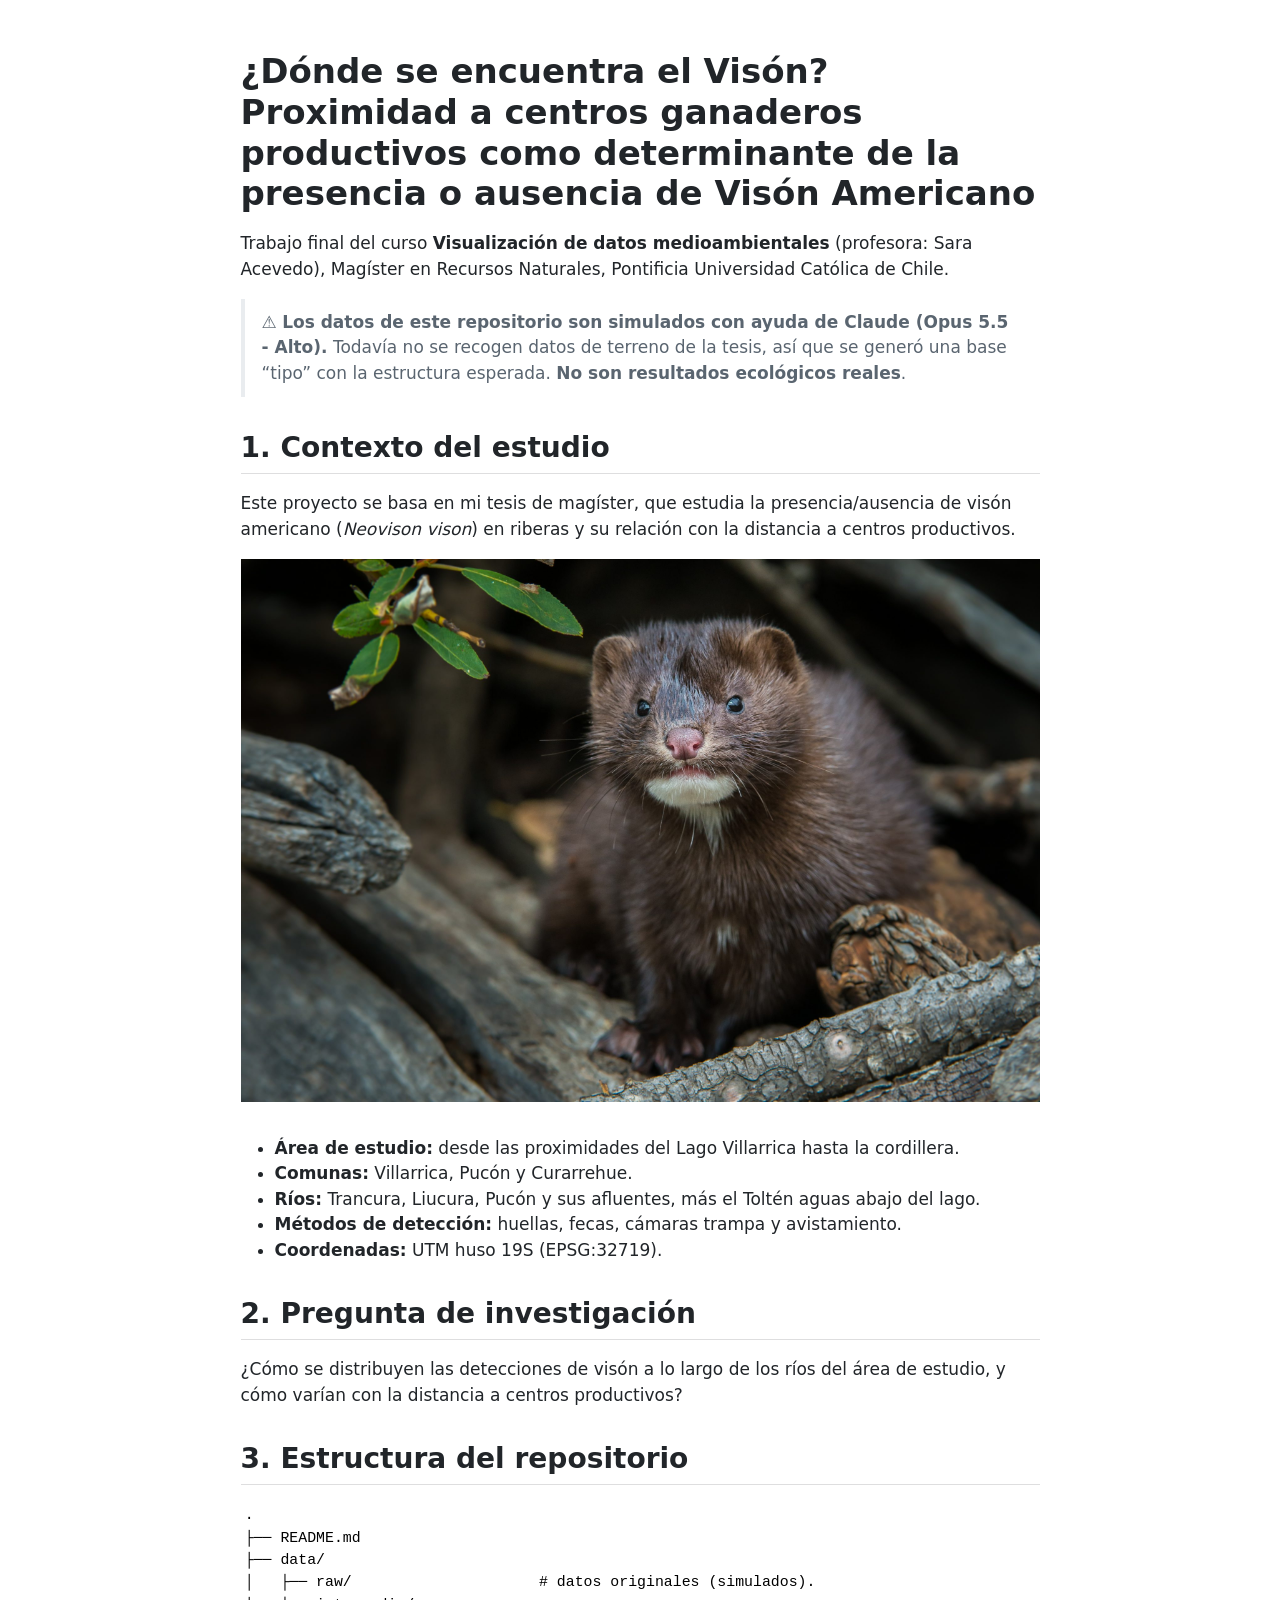
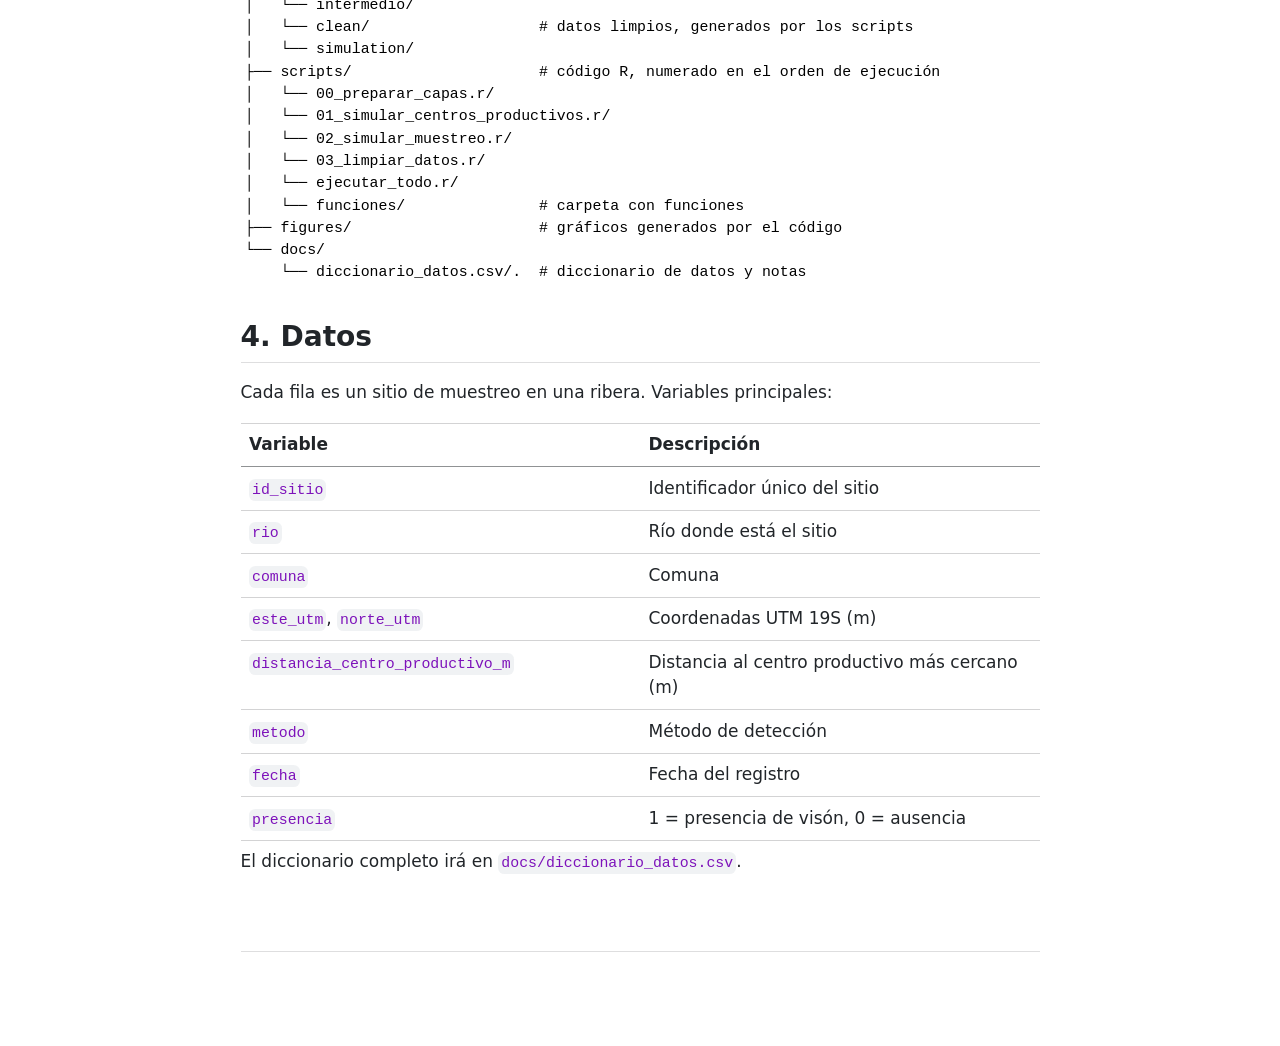
<file: README.html>
<!DOCTYPE html>
<html xmlns="http://www.w3.org/1999/xhtml" lang="en" xml:lang="en"><head>

<meta charset="utf-8">
<meta name="generator" content="quarto-1.9.38">

<meta name="viewport" content="width=device-width, initial-scale=1.0, user-scalable=yes">


<title>readme</title>
<style>
/* Default styles provided by pandoc.
** See https://pandoc.org/MANUAL.html#variables-for-html for config info.
*/
code{white-space: pre-wrap;}
span.smallcaps{font-variant: small-caps;}
div.columns{display: flex; gap: min(4vw, 1.5em);}
div.column{flex: auto; overflow-x: auto;}
div.hanging-indent{margin-left: 1.5em; text-indent: -1.5em;}
ul.task-list{list-style: none;}
ul.task-list li input[type="checkbox"] {
  width: 0.8em;
  margin: 0 0.8em 0.2em -1em; /* quarto-specific, see https://github.com/quarto-dev/quarto-cli/issues/4556 */ 
  vertical-align: middle;
}
</style>


<script src="README_files/libs/clipboard/clipboard.min.js"></script>
<script src="README_files/libs/quarto-html/quarto.js" type="module"></script>
<script src="README_files/libs/quarto-html/tabsets/tabsets.js" type="module"></script>
<script src="README_files/libs/quarto-html/popper.min.js"></script>
<script src="README_files/libs/quarto-html/tippy.umd.min.js"></script>
<script src="README_files/libs/quarto-html/anchor.min.js"></script>
<link href="README_files/libs/quarto-html/tippy.css" rel="stylesheet">
<link href="README_files/libs/quarto-html/quarto-syntax-highlighting-15634bcf2e68342d4ad2dfa704d543f6.css" rel="stylesheet" id="quarto-text-highlighting-styles">
<script src="README_files/libs/bootstrap/bootstrap.min.js"></script>
<link href="README_files/libs/bootstrap/bootstrap-icons.css" rel="stylesheet">
<link href="README_files/libs/bootstrap/bootstrap-138a6193a3bd40baf1e627da441a4734.min.css" rel="stylesheet" append-hash="true" id="quarto-bootstrap" data-mode="light">


</head>

<body class="fullcontent quarto-light">

<div id="quarto-content" class="page-columns page-rows-contents page-layout-article">

<main class="content" id="quarto-document-content">




<section id="dónde-se-encuentra-el-visón-proximidad-a-centros-ganaderos-productivos-como-determinante-de-la-presencia-o-ausencia-de-visón-americano" class="level1">
<h1>¿Dónde se encuentra el Visón? Proximidad a centros ganaderos productivos como determinante de la presencia o ausencia de Visón Americano</h1>
<p>Trabajo final del curso <strong>Visualización de datos medioambientales</strong> (profesora: Sara Acevedo), Magíster en Recursos Naturales, Pontificia Universidad Católica de Chile.</p>
<blockquote class="blockquote">
<p>⚠️ <strong>Los datos de este repositorio son simulados con ayuda de Claude (Opus 5.5 - Alto).</strong> Todavía no se recogen datos de terreno de la tesis, así que se generó una base “tipo” con la estructura esperada. <strong>No son resultados ecológicos reales</strong>.</p>
</blockquote>
<section id="contexto-del-estudio" class="level2">
<h2 class="anchored" data-anchor-id="contexto-del-estudio">1. Contexto del estudio</h2>
<p>Este proyecto se basa en mi tesis de magíster, que estudia la presencia/ausencia de visón americano (<em>Neovison vison</em>) en riberas y su relación con la distancia a centros productivos.</p>
<div class="quarto-figure quarto-figure-center">
<figure class="figure">
<p><img src="figures/iconos/neogale_vison.jpg" class="img-fluid quarto-figure quarto-figure-center figure-img"></p>
</figure>
</div>
<ul>
<li><strong>Área de estudio:</strong> desde las proximidades del Lago Villarrica hasta la cordillera.</li>
<li><strong>Comunas:</strong> Villarrica, Pucón y Curarrehue.</li>
<li><strong>Ríos:</strong> Trancura, Liucura, Pucón y sus afluentes, más el Toltén aguas abajo del lago.</li>
<li><strong>Métodos de detección:</strong> huellas, fecas, cámaras trampa y avistamiento.</li>
<li><strong>Coordenadas:</strong> UTM huso 19S (EPSG:32719).</li>
</ul>
</section>
<section id="pregunta-de-investigación" class="level2">
<h2 class="anchored" data-anchor-id="pregunta-de-investigación">2. Pregunta de investigación</h2>
<p>¿Cómo se distribuyen las detecciones de visón a lo largo de los ríos del área de estudio, y cómo varían con la distancia a centros productivos?</p>
</section>
<section id="estructura-del-repositorio" class="level2">
<h2 class="anchored" data-anchor-id="estructura-del-repositorio">3. Estructura del repositorio</h2>
<pre><code>.
├── README.md
├── data/
│   ├── raw/                     # datos originales (simulados).
│   └── intermedio/    
│   └── clean/                   # datos limpios, generados por los scripts
│   └── simulation/
├── scripts/                     # código R, numerado en el orden de ejecución
│   └── 00_preparar_capas.r/
│   └── 01_simular_centros_productivos.r/
│   └── 02_simular_muestreo.r/
│   └── 03_limpiar_datos.r/
│   └── ejecutar_todo.r/
│   └── funciones/               # carpeta con funciones
├── figures/                     # gráficos generados por el código
└── docs/
    └── diccionario_datos.csv/.  # diccionario de datos y notas</code></pre>
</section>
<section id="datos" class="level2">
<h2 class="anchored" data-anchor-id="datos">4. Datos</h2>
<p>Cada fila es un sitio de muestreo en una ribera. Variables principales:</p>
<table class="caption-top table">
<colgroup>
<col style="width: 50%">
<col style="width: 50%">
</colgroup>
<thead>
<tr class="header">
<th>Variable</th>
<th>Descripción</th>
</tr>
</thead>
<tbody>
<tr class="odd">
<td><code>id_sitio</code></td>
<td>Identificador único del sitio</td>
</tr>
<tr class="even">
<td><code>rio</code></td>
<td>Río donde está el sitio</td>
</tr>
<tr class="odd">
<td><code>comuna</code></td>
<td>Comuna</td>
</tr>
<tr class="even">
<td><code>este_utm</code>, <code>norte_utm</code></td>
<td>Coordenadas UTM 19S (m)</td>
</tr>
<tr class="odd">
<td><code>distancia_centro_productivo_m</code></td>
<td>Distancia al centro productivo más cercano (m)</td>
</tr>
<tr class="even">
<td><code>metodo</code></td>
<td>Método de detección</td>
</tr>
<tr class="odd">
<td><code>fecha</code></td>
<td>Fecha del registro</td>
</tr>
<tr class="even">
<td><code>presencia</code></td>
<td>1 = presencia de visón, 0 = ausencia</td>
</tr>
</tbody>
</table>
<p>El diccionario completo irá en <code>docs/diccionario_datos.csv</code>.</p>
</section>
<section id="section" class="level2">
<h2 class="anchored" data-anchor-id="section"></h2>
</section>
</section>

</main>
<!-- /main column -->
<script id="quarto-html-after-body" type="application/javascript">
  window.document.addEventListener("DOMContentLoaded", function (event) {
    const icon = "";
    const anchorJS = new window.AnchorJS();
    anchorJS.options = {
      placement: 'right',
      icon: icon
    };
    anchorJS.add('.anchored');
    const isCodeAnnotation = (el) => {
      for (const clz of el.classList) {
        if (clz.startsWith('code-annotation-')) {                     
          return true;
        }
      }
      return false;
    }
    const onCopySuccess = function(e) {
      // button target
      const button = e.trigger;
      // don't keep focus
      button.blur();
      // flash "checked"
      button.classList.add('code-copy-button-checked');
      var currentTitle = button.getAttribute("title");
      button.setAttribute("title", "Copied!");
      let tooltip;
      if (window.bootstrap) {
        button.setAttribute("data-bs-toggle", "tooltip");
        button.setAttribute("data-bs-placement", "left");
        button.setAttribute("data-bs-title", "Copied!");
        tooltip = new bootstrap.Tooltip(button, 
          { trigger: "manual", 
            customClass: "code-copy-button-tooltip",
            offset: [0, -8]});
        tooltip.show();    
      }
      setTimeout(function() {
        if (tooltip) {
          tooltip.hide();
          button.removeAttribute("data-bs-title");
          button.removeAttribute("data-bs-toggle");
          button.removeAttribute("data-bs-placement");
        }
        button.setAttribute("title", currentTitle);
        button.classList.remove('code-copy-button-checked');
      }, 1000);
      // clear code selection
      e.clearSelection();
    }
    const getTextToCopy = function(trigger) {
      const outerScaffold = trigger.parentElement.cloneNode(true);
      const codeEl = outerScaffold.querySelector('code');
      for (const childEl of codeEl.children) {
        if (isCodeAnnotation(childEl)) {
          childEl.remove();
        }
      }
      return codeEl.innerText;
    }
    const clipboard = new window.ClipboardJS('.code-copy-button:not([data-in-quarto-modal])', {
      text: getTextToCopy
    });
    clipboard.on('success', onCopySuccess);
    if (window.document.getElementById('quarto-embedded-source-code-modal')) {
      const clipboardModal = new window.ClipboardJS('.code-copy-button[data-in-quarto-modal]', {
        text: getTextToCopy,
        container: window.document.getElementById('quarto-embedded-source-code-modal')
      });
      clipboardModal.on('success', onCopySuccess);
    }
      var localhostRegex = new RegExp(/^(?:http|https):\/\/localhost\:?[0-9]*\//);
      var mailtoRegex = new RegExp(/^mailto:/);
        var filterRegex = new RegExp('/' + window.location.host + '/');
      var isInternal = (href) => {
          return filterRegex.test(href) || localhostRegex.test(href) || mailtoRegex.test(href);
      }
      // Inspect non-navigation links and adorn them if external
     var links = window.document.querySelectorAll('a[href]:not(.nav-link):not(.navbar-brand):not(.toc-action):not(.sidebar-link):not(.sidebar-item-toggle):not(.pagination-link):not(.no-external):not([aria-hidden]):not(.dropdown-item):not(.quarto-navigation-tool):not(.about-link)');
      for (var i=0; i<links.length; i++) {
        const link = links[i];
        if (!isInternal(link.href)) {
          // undo the damage that might have been done by quarto-nav.js in the case of
          // links that we want to consider external
          if (link.dataset.originalHref !== undefined) {
            link.href = link.dataset.originalHref;
          }
        }
      }
    function tippyHover(el, contentFn, onTriggerFn, onUntriggerFn) {
      const config = {
        allowHTML: true,
        maxWidth: 500,
        delay: 100,
        arrow: false,
        appendTo: function(el) {
            return el.parentElement;
        },
        interactive: true,
        interactiveBorder: 10,
        theme: 'quarto',
        placement: 'bottom-start',
      };
      if (contentFn) {
        config.content = contentFn;
      }
      if (onTriggerFn) {
        config.onTrigger = onTriggerFn;
      }
      if (onUntriggerFn) {
        config.onUntrigger = onUntriggerFn;
      }
      window.tippy(el, config); 
    }
    const noterefs = window.document.querySelectorAll('a[role="doc-noteref"]');
    for (var i=0; i<noterefs.length; i++) {
      const ref = noterefs[i];
      tippyHover(ref, function() {
        // use id or data attribute instead here
        let href = ref.getAttribute('data-footnote-href') || ref.getAttribute('href');
        try { href = new URL(href).hash; } catch {}
        const id = href.replace(/^#\/?/, "");
        const note = window.document.getElementById(id);
        if (note) {
          return note.innerHTML;
        } else {
          return "";
        }
      });
    }
    const xrefs = window.document.querySelectorAll('a.quarto-xref');
    const processXRef = (id, note) => {
      // Strip column container classes
      const stripColumnClz = (el) => {
        el.classList.remove("page-full", "page-columns");
        if (el.children) {
          for (const child of el.children) {
            stripColumnClz(child);
          }
        }
      }
      stripColumnClz(note)
      if (id === null || id.startsWith('sec-')) {
        // Special case sections, only their first couple elements
        const container = document.createElement("div");
        if (note.children && note.children.length > 2) {
          container.appendChild(note.children[0].cloneNode(true));
          for (let i = 1; i < note.children.length; i++) {
            const child = note.children[i];
            if (child.tagName === "P" && child.innerText === "") {
              continue;
            } else {
              container.appendChild(child.cloneNode(true));
              break;
            }
          }
          if (window.Quarto?.typesetMath) {
            window.Quarto.typesetMath(container);
          }
          return container.innerHTML
        } else {
          if (window.Quarto?.typesetMath) {
            window.Quarto.typesetMath(note);
          }
          return note.innerHTML;
        }
      } else {
        // Remove any anchor links if they are present
        const anchorLink = note.querySelector('a.anchorjs-link');
        if (anchorLink) {
          anchorLink.remove();
        }
        if (window.Quarto?.typesetMath) {
          window.Quarto.typesetMath(note);
        }
        if (note.classList.contains("callout")) {
          return note.outerHTML;
        } else {
          return note.innerHTML;
        }
      }
    }
    for (var i=0; i<xrefs.length; i++) {
      const xref = xrefs[i];
      tippyHover(xref, undefined, function(instance) {
        instance.disable();
        let url = xref.getAttribute('href');
        let hash = undefined; 
        if (url.startsWith('#')) {
          hash = url;
        } else {
          try { hash = new URL(url).hash; } catch {}
        }
        if (hash) {
          const id = hash.replace(/^#\/?/, "");
          const note = window.document.getElementById(id);
          if (note !== null) {
            try {
              const html = processXRef(id, note.cloneNode(true));
              instance.setContent(html);
            } finally {
              instance.enable();
              instance.show();
            }
          } else {
            // See if we can fetch this
            fetch(url.split('#')[0])
            .then(res => res.text())
            .then(html => {
              const parser = new DOMParser();
              const htmlDoc = parser.parseFromString(html, "text/html");
              const note = htmlDoc.getElementById(id);
              if (note !== null) {
                const html = processXRef(id, note);
                instance.setContent(html);
              } 
            }).finally(() => {
              instance.enable();
              instance.show();
            });
          }
        } else {
          // See if we can fetch a full url (with no hash to target)
          // This is a special case and we should probably do some content thinning / targeting
          fetch(url)
          .then(res => res.text())
          .then(html => {
            const parser = new DOMParser();
            const htmlDoc = parser.parseFromString(html, "text/html");
            const note = htmlDoc.querySelector('main.content');
            if (note !== null) {
              // This should only happen for chapter cross references
              // (since there is no id in the URL)
              // remove the first header
              if (note.children.length > 0 && note.children[0].tagName === "HEADER") {
                note.children[0].remove();
              }
              const html = processXRef(null, note);
              instance.setContent(html);
            } 
          }).finally(() => {
            instance.enable();
            instance.show();
          });
        }
      }, function(instance) {
      });
    }
        let selectedAnnoteEl;
        const selectorForAnnotation = ( cell, annotation) => {
          let cellAttr = 'data-code-cell="' + cell + '"';
          let lineAttr = 'data-code-annotation="' +  annotation + '"';
          const selector = 'span[' + cellAttr + '][' + lineAttr + ']';
          return selector;
        }
        const selectCodeLines = (annoteEl) => {
          const doc = window.document;
          const targetCell = annoteEl.getAttribute("data-target-cell");
          const targetAnnotation = annoteEl.getAttribute("data-target-annotation");
          const annoteSpan = window.document.querySelector(selectorForAnnotation(targetCell, targetAnnotation));
          const lines = annoteSpan.getAttribute("data-code-lines").split(",");
          const lineIds = lines.map((line) => {
            return targetCell + "-" + line;
          })
          let top = null;
          let height = null;
          let parent = null;
          if (lineIds.length > 0) {
              //compute the position of the single el (top and bottom and make a div)
              const el = window.document.getElementById(lineIds[0]);
              top = el.offsetTop;
              height = el.offsetHeight;
              parent = el.parentElement.parentElement;
            if (lineIds.length > 1) {
              const lastEl = window.document.getElementById(lineIds[lineIds.length - 1]);
              const bottom = lastEl.offsetTop + lastEl.offsetHeight;
              height = bottom - top;
            }
            if (top !== null && height !== null && parent !== null) {
              // cook up a div (if necessary) and position it 
              let div = window.document.getElementById("code-annotation-line-highlight");
              if (div === null) {
                div = window.document.createElement("div");
                div.setAttribute("id", "code-annotation-line-highlight");
                div.style.position = 'absolute';
                parent.appendChild(div);
              }
              div.style.top = top - 2 + "px";
              div.style.height = height + 4 + "px";
              div.style.left = 0;
              let gutterDiv = window.document.getElementById("code-annotation-line-highlight-gutter");
              if (gutterDiv === null) {
                gutterDiv = window.document.createElement("div");
                gutterDiv.setAttribute("id", "code-annotation-line-highlight-gutter");
                gutterDiv.style.position = 'absolute';
                const codeCell = window.document.getElementById(targetCell);
                const gutter = codeCell.querySelector('.code-annotation-gutter');
                gutter.appendChild(gutterDiv);
              }
              gutterDiv.style.top = top - 2 + "px";
              gutterDiv.style.height = height + 4 + "px";
            }
            selectedAnnoteEl = annoteEl;
          }
        };
        const unselectCodeLines = () => {
          const elementsIds = ["code-annotation-line-highlight", "code-annotation-line-highlight-gutter"];
          elementsIds.forEach((elId) => {
            const div = window.document.getElementById(elId);
            if (div) {
              div.remove();
            }
          });
          selectedAnnoteEl = undefined;
        };
          // Handle positioning of the toggle
      window.addEventListener(
        "resize",
        throttle(() => {
          elRect = undefined;
          if (selectedAnnoteEl) {
            selectCodeLines(selectedAnnoteEl);
          }
        }, 10)
      );
      function throttle(fn, ms) {
      let throttle = false;
      let timer;
        return (...args) => {
          if(!throttle) { // first call gets through
              fn.apply(this, args);
              throttle = true;
          } else { // all the others get throttled
              if(timer) clearTimeout(timer); // cancel #2
              timer = setTimeout(() => {
                fn.apply(this, args);
                timer = throttle = false;
              }, ms);
          }
        };
      }
        // Attach click handler to the DT
        const annoteDls = window.document.querySelectorAll('dt[data-target-cell]');
        for (const annoteDlNode of annoteDls) {
          annoteDlNode.addEventListener('click', (event) => {
            const clickedEl = event.target;
            if (clickedEl !== selectedAnnoteEl) {
              unselectCodeLines();
              const activeEl = window.document.querySelector('dt[data-target-cell].code-annotation-active');
              if (activeEl) {
                activeEl.classList.remove('code-annotation-active');
              }
              selectCodeLines(clickedEl);
              clickedEl.classList.add('code-annotation-active');
            } else {
              // Unselect the line
              unselectCodeLines();
              clickedEl.classList.remove('code-annotation-active');
            }
          });
        }
    const findCites = (el) => {
      const parentEl = el.parentElement;
      if (parentEl) {
        const cites = parentEl.dataset.cites;
        if (cites) {
          return {
            el,
            cites: cites.split(' ')
          };
        } else {
          return findCites(el.parentElement)
        }
      } else {
        return undefined;
      }
    };
    var bibliorefs = window.document.querySelectorAll('a[role="doc-biblioref"]');
    for (var i=0; i<bibliorefs.length; i++) {
      const ref = bibliorefs[i];
      const citeInfo = findCites(ref);
      if (citeInfo) {
        tippyHover(citeInfo.el, function() {
          var popup = window.document.createElement('div');
          citeInfo.cites.forEach(function(cite) {
            var citeDiv = window.document.createElement('div');
            citeDiv.classList.add('hanging-indent');
            citeDiv.classList.add('csl-entry');
            var biblioDiv = window.document.getElementById('ref-' + cite);
            if (biblioDiv) {
              citeDiv.innerHTML = biblioDiv.innerHTML;
            }
            popup.appendChild(citeDiv);
          });
          return popup.innerHTML;
        });
      }
    }
  });
  </script>
</div> <!-- /content -->




</body></html>
</file>
<file: docs/site_libs/quarto-html/tippy.css>
.tippy-box[data-animation=fade][data-state=hidden]{opacity:0}[data-tippy-root]{max-width:calc(100vw - 10px)}.tippy-box{position:relative;background-color:#333;color:#fff;border-radius:4px;font-size:14px;line-height:1.4;white-space:normal;outline:0;transition-property:transform,visibility,opacity}.tippy-box[data-placement^=top]>.tippy-arrow{bottom:0}.tippy-box[data-placement^=top]>.tippy-arrow:before{bottom:-7px;left:0;border-width:8px 8px 0;border-top-color:initial;transform-origin:center top}.tippy-box[data-placement^=bottom]>.tippy-arrow{top:0}.tippy-box[data-placement^=bottom]>.tippy-arrow:before{top:-7px;left:0;border-width:0 8px 8px;border-bottom-color:initial;transform-origin:center bottom}.tippy-box[data-placement^=left]>.tippy-arrow{right:0}.tippy-box[data-placement^=left]>.tippy-arrow:before{border-width:8px 0 8px 8px;border-left-color:initial;right:-7px;transform-origin:center left}.tippy-box[data-placement^=right]>.tippy-arrow{left:0}.tippy-box[data-placement^=right]>.tippy-arrow:before{left:-7px;border-width:8px 8px 8px 0;border-right-color:initial;transform-origin:center right}.tippy-box[data-inertia][data-state=visible]{transition-timing-function:cubic-bezier(.54,1.5,.38,1.11)}.tippy-arrow{width:16px;height:16px;color:#333}.tippy-arrow:before{content:"";position:absolute;border-color:transparent;border-style:solid}.tippy-content{position:relative;padding:5px 9px;z-index:1}
</file>
<file: docs/site_libs/quarto-html/quarto-syntax-highlighting-15634bcf2e68342d4ad2dfa704d543f6.css>
/* quarto syntax highlight colors */
:root {
  --quarto-hl-ot-color: #003B4F;
  --quarto-hl-at-color: #657422;
  --quarto-hl-ss-color: #20794D;
  --quarto-hl-an-color: #5E5E5E;
  --quarto-hl-fu-color: #4758AB;
  --quarto-hl-st-color: #20794D;
  --quarto-hl-cf-color: #003B4F;
  --quarto-hl-op-color: #5E5E5E;
  --quarto-hl-er-color: #AD0000;
  --quarto-hl-bn-color: #AD0000;
  --quarto-hl-al-color: #AD0000;
  --quarto-hl-va-color: #111111;
  --quarto-hl-bu-color: inherit;
  --quarto-hl-ex-color: inherit;
  --quarto-hl-pp-color: #AD0000;
  --quarto-hl-in-color: #5E5E5E;
  --quarto-hl-vs-color: #20794D;
  --quarto-hl-wa-color: #5E5E5E;
  --quarto-hl-do-color: #5E5E5E;
  --quarto-hl-im-color: #00769E;
  --quarto-hl-ch-color: #20794D;
  --quarto-hl-dt-color: #AD0000;
  --quarto-hl-fl-color: #AD0000;
  --quarto-hl-co-color: #5E5E5E;
  --quarto-hl-cv-color: #5E5E5E;
  --quarto-hl-cn-color: #8f5902;
  --quarto-hl-sc-color: #5E5E5E;
  --quarto-hl-dv-color: #AD0000;
  --quarto-hl-kw-color: #003B4F;
}

/* other quarto variables */
:root {
  --quarto-font-monospace: SFMono-Regular, Menlo, Monaco, Consolas, "Liberation Mono", "Courier New", monospace;
}

/* syntax highlight based on Pandoc's rules */
pre > code.sourceCode > span {
  color: #003B4F;
}

code.sourceCode > span {
  color: #003B4F;
}

div.sourceCode,
div.sourceCode pre.sourceCode {
  color: #003B4F;
}

/* Normal */
code span {
  color: #003B4F;
}

/* Alert */
code span.al {
  color: #AD0000;
  font-style: inherit;
}

/* Annotation */
code span.an {
  color: #5E5E5E;
  font-style: inherit;
}

/* Attribute */
code span.at {
  color: #657422;
  font-style: inherit;
}

/* BaseN */
code span.bn {
  color: #AD0000;
  font-style: inherit;
}

/* BuiltIn */
code span.bu {
  font-style: inherit;
}

/* ControlFlow */
code span.cf {
  color: #003B4F;
  font-weight: bold;
  font-style: inherit;
}

/* Char */
code span.ch {
  color: #20794D;
  font-style: inherit;
}

/* Constant */
code span.cn {
  color: #8f5902;
  font-style: inherit;
}

/* Comment */
code span.co {
  color: #5E5E5E;
  font-style: inherit;
}

/* CommentVar */
code span.cv {
  color: #5E5E5E;
  font-style: italic;
}

/* Documentation */
code span.do {
  color: #5E5E5E;
  font-style: italic;
}

/* DataType */
code span.dt {
  color: #AD0000;
  font-style: inherit;
}

/* DecVal */
code span.dv {
  color: #AD0000;
  font-style: inherit;
}

/* Error */
code span.er {
  color: #AD0000;
  font-style: inherit;
}

/* Extension */
code span.ex {
  font-style: inherit;
}

/* Float */
code span.fl {
  color: #AD0000;
  font-style: inherit;
}

/* Function */
code span.fu {
  color: #4758AB;
  font-style: inherit;
}

/* Import */
code span.im {
  color: #00769E;
  font-style: inherit;
}

/* Information */
code span.in {
  color: #5E5E5E;
  font-style: inherit;
}

/* Keyword */
code span.kw {
  color: #003B4F;
  font-weight: bold;
  font-style: inherit;
}

/* Operator */
code span.op {
  color: #5E5E5E;
  font-style: inherit;
}

/* Other */
code span.ot {
  color: #003B4F;
  font-style: inherit;
}

/* Preprocessor */
code span.pp {
  color: #AD0000;
  font-style: inherit;
}

/* SpecialChar */
code span.sc {
  color: #5E5E5E;
  font-style: inherit;
}

/* SpecialString */
code span.ss {
  color: #20794D;
  font-style: inherit;
}

/* String */
code span.st {
  color: #20794D;
  font-style: inherit;
}

/* Variable */
code span.va {
  color: #111111;
  font-style: inherit;
}

/* VerbatimString */
code span.vs {
  color: #20794D;
  font-style: inherit;
}

/* Warning */
code span.wa {
  color: #5E5E5E;
  font-style: italic;
}

.prevent-inlining {
  content: "</";
}

/*# sourceMappingURL=f23921c56f73e400b49028c9186a1aa0.css.map */
</file>
<file: docs/styles.css>
/* Estilos del sitio */
</file>
<file: README_files/libs/quarto-html/tippy.css>
.tippy-box[data-animation=fade][data-state=hidden]{opacity:0}[data-tippy-root]{max-width:calc(100vw - 10px)}.tippy-box{position:relative;background-color:#333;color:#fff;border-radius:4px;font-size:14px;line-height:1.4;white-space:normal;outline:0;transition-property:transform,visibility,opacity}.tippy-box[data-placement^=top]>.tippy-arrow{bottom:0}.tippy-box[data-placement^=top]>.tippy-arrow:before{bottom:-7px;left:0;border-width:8px 8px 0;border-top-color:initial;transform-origin:center top}.tippy-box[data-placement^=bottom]>.tippy-arrow{top:0}.tippy-box[data-placement^=bottom]>.tippy-arrow:before{top:-7px;left:0;border-width:0 8px 8px;border-bottom-color:initial;transform-origin:center bottom}.tippy-box[data-placement^=left]>.tippy-arrow{right:0}.tippy-box[data-placement^=left]>.tippy-arrow:before{border-width:8px 0 8px 8px;border-left-color:initial;right:-7px;transform-origin:center left}.tippy-box[data-placement^=right]>.tippy-arrow{left:0}.tippy-box[data-placement^=right]>.tippy-arrow:before{left:-7px;border-width:8px 8px 8px 0;border-right-color:initial;transform-origin:center right}.tippy-box[data-inertia][data-state=visible]{transition-timing-function:cubic-bezier(.54,1.5,.38,1.11)}.tippy-arrow{width:16px;height:16px;color:#333}.tippy-arrow:before{content:"";position:absolute;border-color:transparent;border-style:solid}.tippy-content{position:relative;padding:5px 9px;z-index:1}
</file>
<file: README_files/libs/quarto-html/quarto-syntax-highlighting-15634bcf2e68342d4ad2dfa704d543f6.css>
/* quarto syntax highlight colors */
:root {
  --quarto-hl-ot-color: #003B4F;
  --quarto-hl-at-color: #657422;
  --quarto-hl-ss-color: #20794D;
  --quarto-hl-an-color: #5E5E5E;
  --quarto-hl-fu-color: #4758AB;
  --quarto-hl-st-color: #20794D;
  --quarto-hl-cf-color: #003B4F;
  --quarto-hl-op-color: #5E5E5E;
  --quarto-hl-er-color: #AD0000;
  --quarto-hl-bn-color: #AD0000;
  --quarto-hl-al-color: #AD0000;
  --quarto-hl-va-color: #111111;
  --quarto-hl-bu-color: inherit;
  --quarto-hl-ex-color: inherit;
  --quarto-hl-pp-color: #AD0000;
  --quarto-hl-in-color: #5E5E5E;
  --quarto-hl-vs-color: #20794D;
  --quarto-hl-wa-color: #5E5E5E;
  --quarto-hl-do-color: #5E5E5E;
  --quarto-hl-im-color: #00769E;
  --quarto-hl-ch-color: #20794D;
  --quarto-hl-dt-color: #AD0000;
  --quarto-hl-fl-color: #AD0000;
  --quarto-hl-co-color: #5E5E5E;
  --quarto-hl-cv-color: #5E5E5E;
  --quarto-hl-cn-color: #8f5902;
  --quarto-hl-sc-color: #5E5E5E;
  --quarto-hl-dv-color: #AD0000;
  --quarto-hl-kw-color: #003B4F;
}

/* other quarto variables */
:root {
  --quarto-font-monospace: SFMono-Regular, Menlo, Monaco, Consolas, "Liberation Mono", "Courier New", monospace;
}

/* syntax highlight based on Pandoc's rules */
pre > code.sourceCode > span {
  color: #003B4F;
}

code.sourceCode > span {
  color: #003B4F;
}

div.sourceCode,
div.sourceCode pre.sourceCode {
  color: #003B4F;
}

/* Normal */
code span {
  color: #003B4F;
}

/* Alert */
code span.al {
  color: #AD0000;
  font-style: inherit;
}

/* Annotation */
code span.an {
  color: #5E5E5E;
  font-style: inherit;
}

/* Attribute */
code span.at {
  color: #657422;
  font-style: inherit;
}

/* BaseN */
code span.bn {
  color: #AD0000;
  font-style: inherit;
}

/* BuiltIn */
code span.bu {
  font-style: inherit;
}

/* ControlFlow */
code span.cf {
  color: #003B4F;
  font-weight: bold;
  font-style: inherit;
}

/* Char */
code span.ch {
  color: #20794D;
  font-style: inherit;
}

/* Constant */
code span.cn {
  color: #8f5902;
  font-style: inherit;
}

/* Comment */
code span.co {
  color: #5E5E5E;
  font-style: inherit;
}

/* CommentVar */
code span.cv {
  color: #5E5E5E;
  font-style: italic;
}

/* Documentation */
code span.do {
  color: #5E5E5E;
  font-style: italic;
}

/* DataType */
code span.dt {
  color: #AD0000;
  font-style: inherit;
}

/* DecVal */
code span.dv {
  color: #AD0000;
  font-style: inherit;
}

/* Error */
code span.er {
  color: #AD0000;
  font-style: inherit;
}

/* Extension */
code span.ex {
  font-style: inherit;
}

/* Float */
code span.fl {
  color: #AD0000;
  font-style: inherit;
}

/* Function */
code span.fu {
  color: #4758AB;
  font-style: inherit;
}

/* Import */
code span.im {
  color: #00769E;
  font-style: inherit;
}

/* Information */
code span.in {
  color: #5E5E5E;
  font-style: inherit;
}

/* Keyword */
code span.kw {
  color: #003B4F;
  font-weight: bold;
  font-style: inherit;
}

/* Operator */
code span.op {
  color: #5E5E5E;
  font-style: inherit;
}

/* Other */
code span.ot {
  color: #003B4F;
  font-style: inherit;
}

/* Preprocessor */
code span.pp {
  color: #AD0000;
  font-style: inherit;
}

/* SpecialChar */
code span.sc {
  color: #5E5E5E;
  font-style: inherit;
}

/* SpecialString */
code span.ss {
  color: #20794D;
  font-style: inherit;
}

/* String */
code span.st {
  color: #20794D;
  font-style: inherit;
}

/* Variable */
code span.va {
  color: #111111;
  font-style: inherit;
}

/* VerbatimString */
code span.vs {
  color: #20794D;
  font-style: inherit;
}

/* Warning */
code span.wa {
  color: #5E5E5E;
  font-style: italic;
}

.prevent-inlining {
  content: "</";
}

/*# sourceMappingURL=f23921c56f73e400b49028c9186a1aa0.css.map */
</file>
